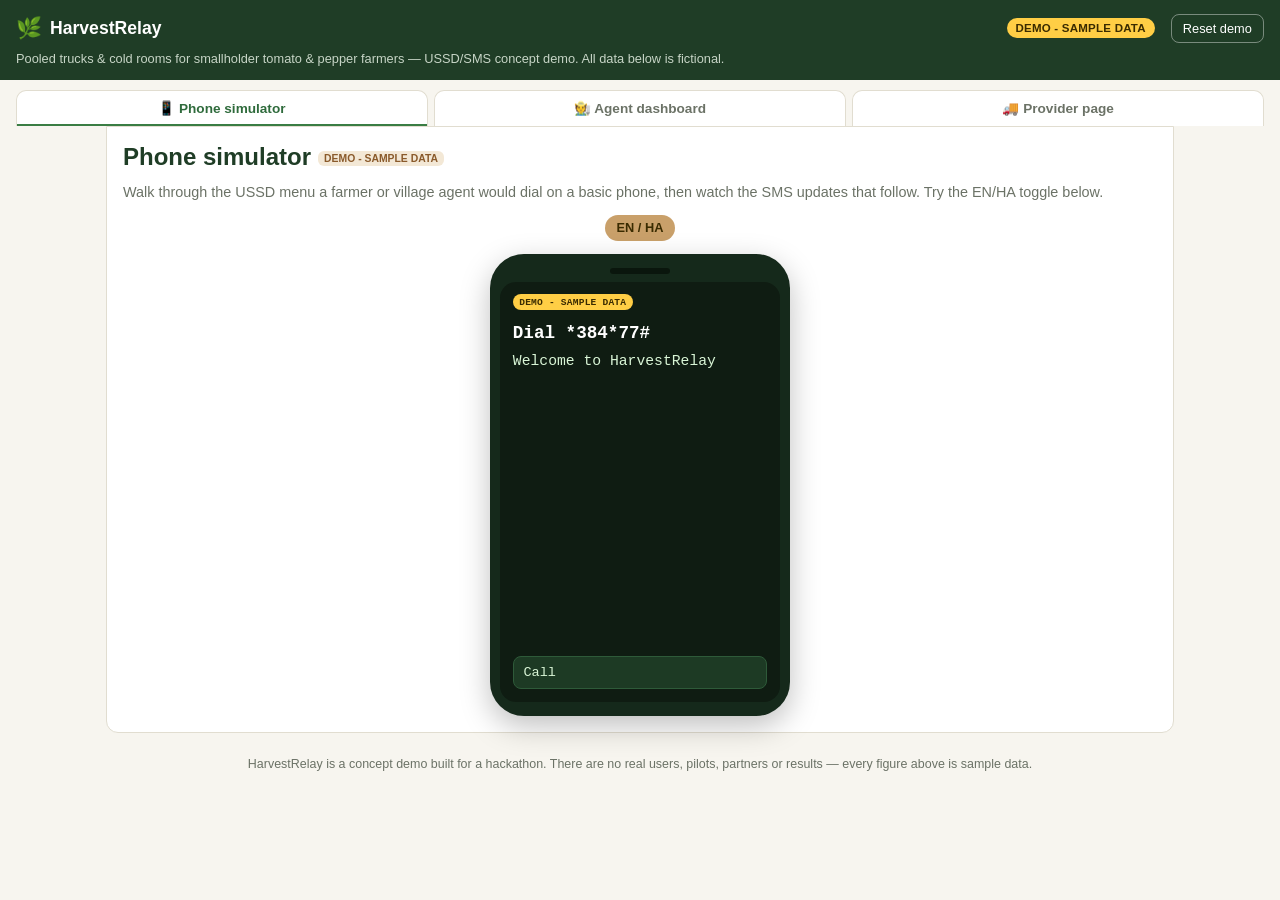
<file: index.html>
<!DOCTYPE html>
<html lang="en">
<head>
<meta charset="UTF-8">
<meta name="viewport" content="width=device-width, initial-scale=1">
<title>HarvestRelay — Clickable Demo</title>
<link rel="stylesheet" href="css/styles.css">
</head>
<body>

<header class="site-header">
  <div class="brand"><span class="brand-leaf">🌿</span> HarvestRelay</div>
  <span class="demo-badge">Demo - sample data</span>
  <button id="reset-demo-btn" class="reset-btn" type="button">Reset demo</button>
  <div class="tagline">Pooled trucks &amp; cold rooms for smallholder tomato &amp; pepper farmers — USSD/SMS concept demo. All data below is fictional.</div>
</header>

<nav class="tab-nav" role="tablist" aria-label="HarvestRelay demo views">
  <button class="tab-btn active" data-view="phone-view" role="tab" aria-selected="true">📱 Phone simulator</button>
  <button class="tab-btn" data-view="agent-view" role="tab" aria-selected="false">🧑‍🌾 Agent dashboard</button>
  <button class="tab-btn" data-view="provider-view" role="tab" aria-selected="false">🚚 Provider page</button>
</nav>

<main>
  <section id="phone-view" class="view">
    <h2>Phone simulator <span class="inline-badge">Demo - sample data</span></h2>
    <p class="view-intro">Walk through the USSD menu a farmer or village agent would dial on a basic phone, then watch the SMS updates that follow. Try the EN/HA toggle below.</p>
    <div class="phone-panel">
      <div class="phone-controls">
        <button id="lang-toggle" type="button">EN / HA</button>
      </div>
      <div class="phone-frame">
        <div class="phone-notch"></div>
        <div id="phone-screen" aria-live="polite"></div>
      </div>
    </div>
  </section>

  <section id="agent-view" class="view" hidden>
    <h2>Agent dashboard <span class="inline-badge">Demo - sample data</span></h2>
    <p class="view-intro">What a village agent or cooperative leader sees: open pools filling up, incoming provider quotes, and a one-tap accept. Joining a pool in the phone simulator updates the matching pool here immediately.</p>
    <div id="agent-root"></div>
  </section>

  <section id="provider-view" class="view" hidden>
    <h2>Provider page <span class="inline-badge">Demo - sample data</span></h2>
    <p class="view-intro">What a truck owner or cold room operator sees: pools ready for a quote, a simple quote form, and the status of their bookings.</p>
    <div id="provider-root"></div>
  </section>
</main>

<footer class="site-footer">
  HarvestRelay is a concept demo built for a hackathon. There are no real users, pilots, partners or results — every figure above is sample data.
</footer>

<script src="js/util.js"></script>
<script src="js/store.js"></script>
<script src="js/i18n.js"></script>
<script src="js/phone.js"></script>
<script src="js/agent.js"></script>
<script src="js/provider.js"></script>
<script src="js/app.js"></script>
</body>
</html>
</file>
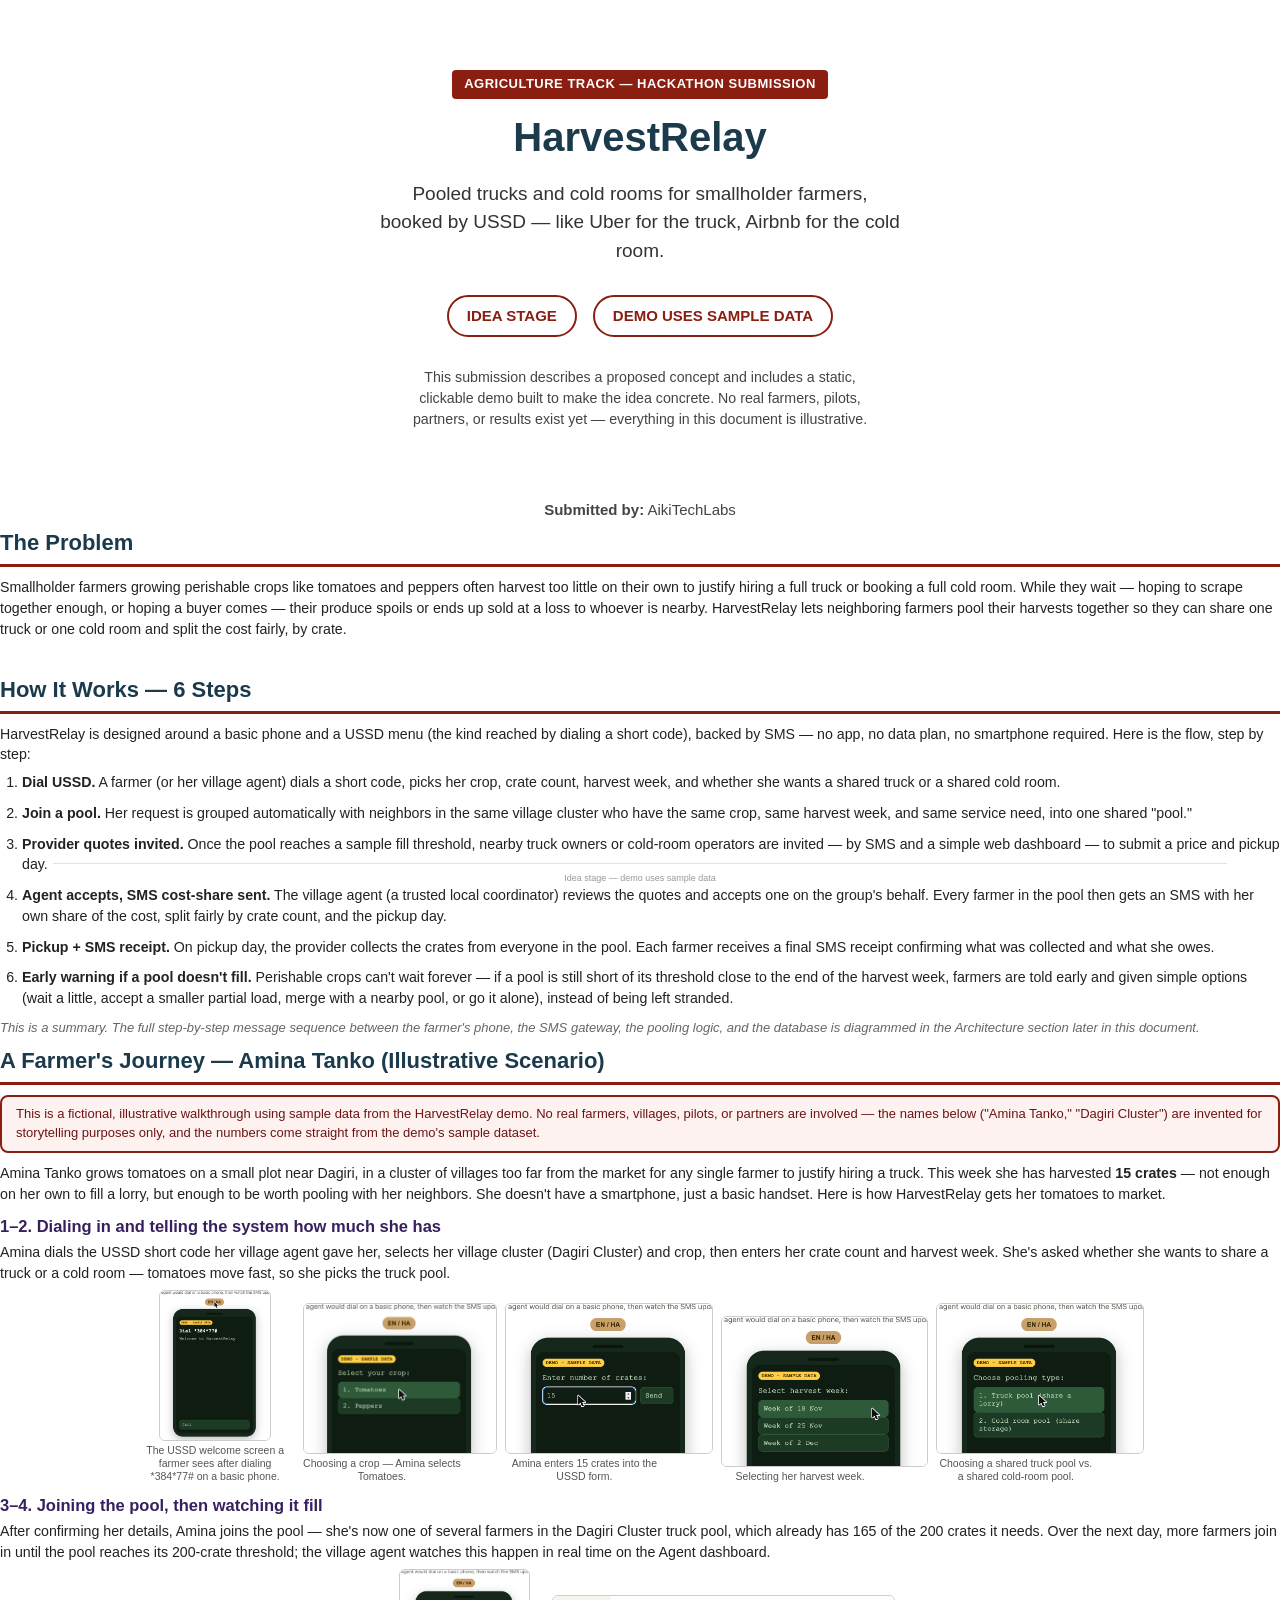
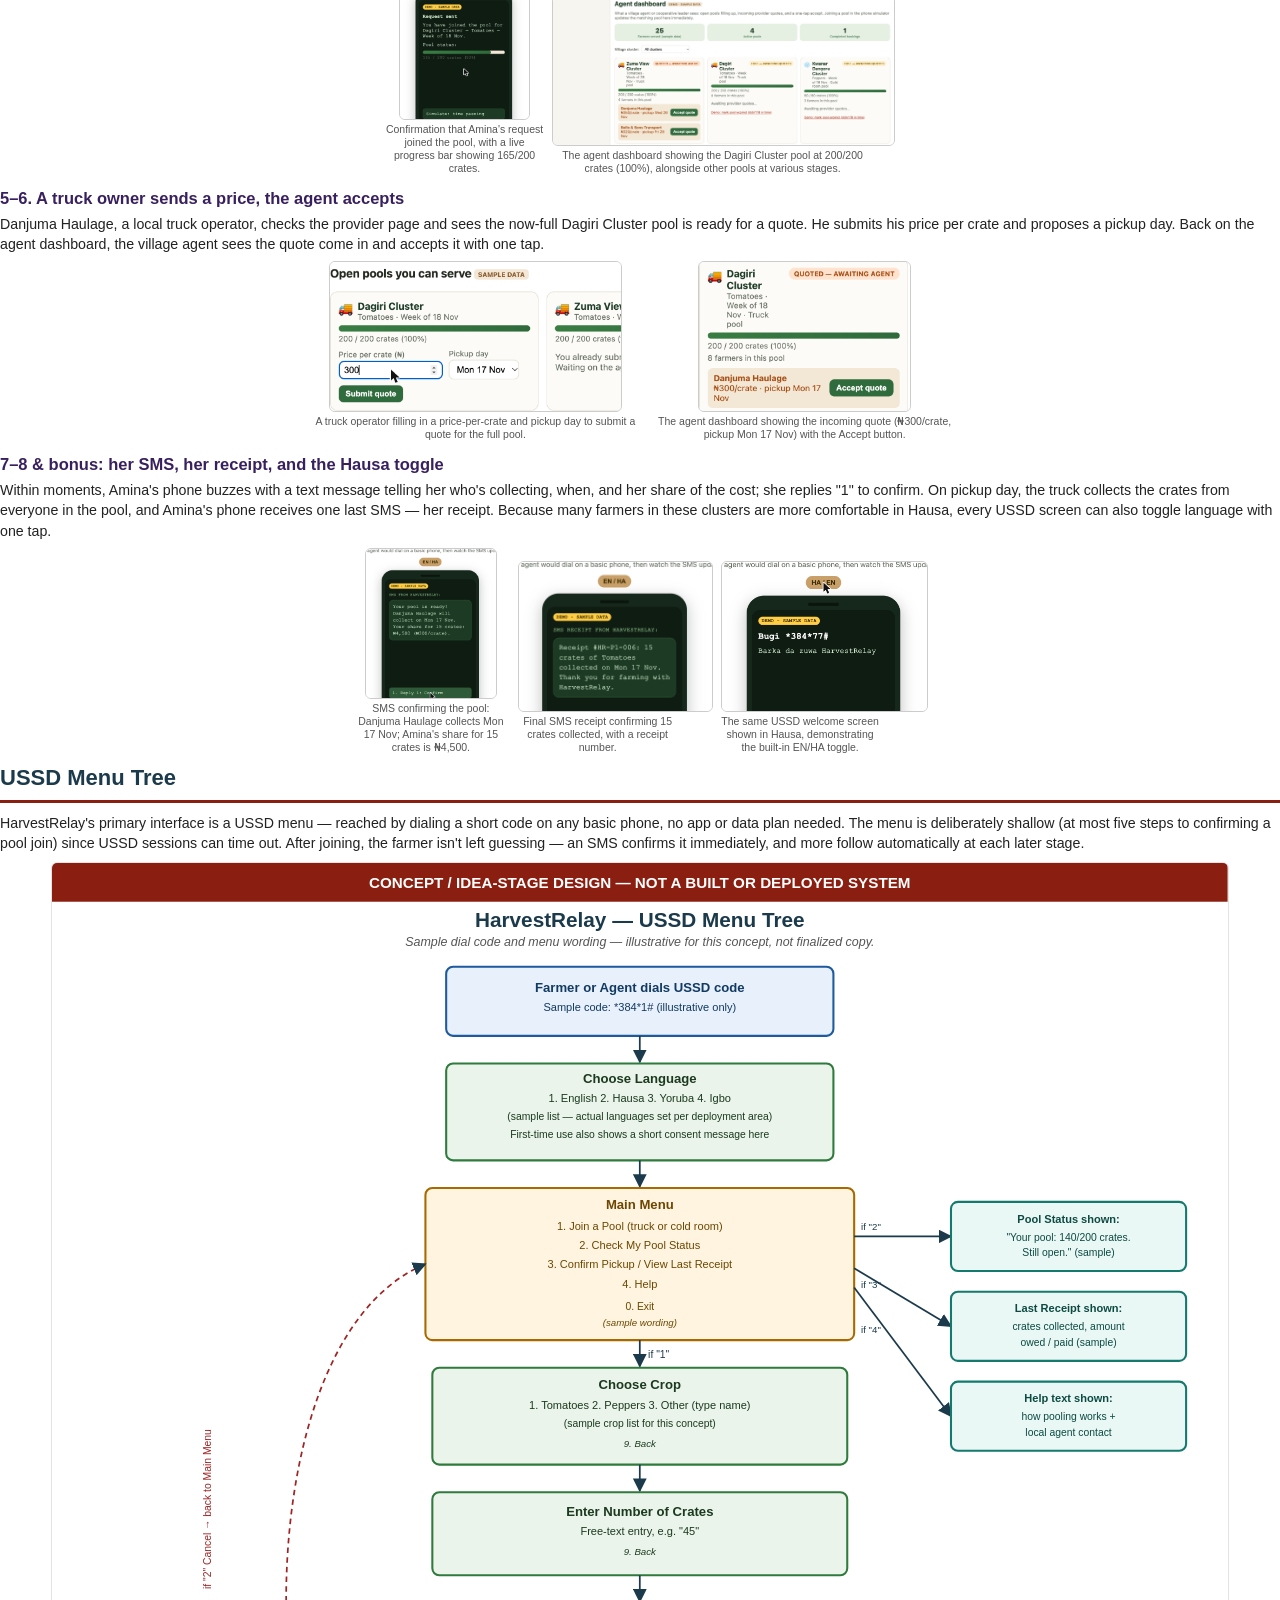
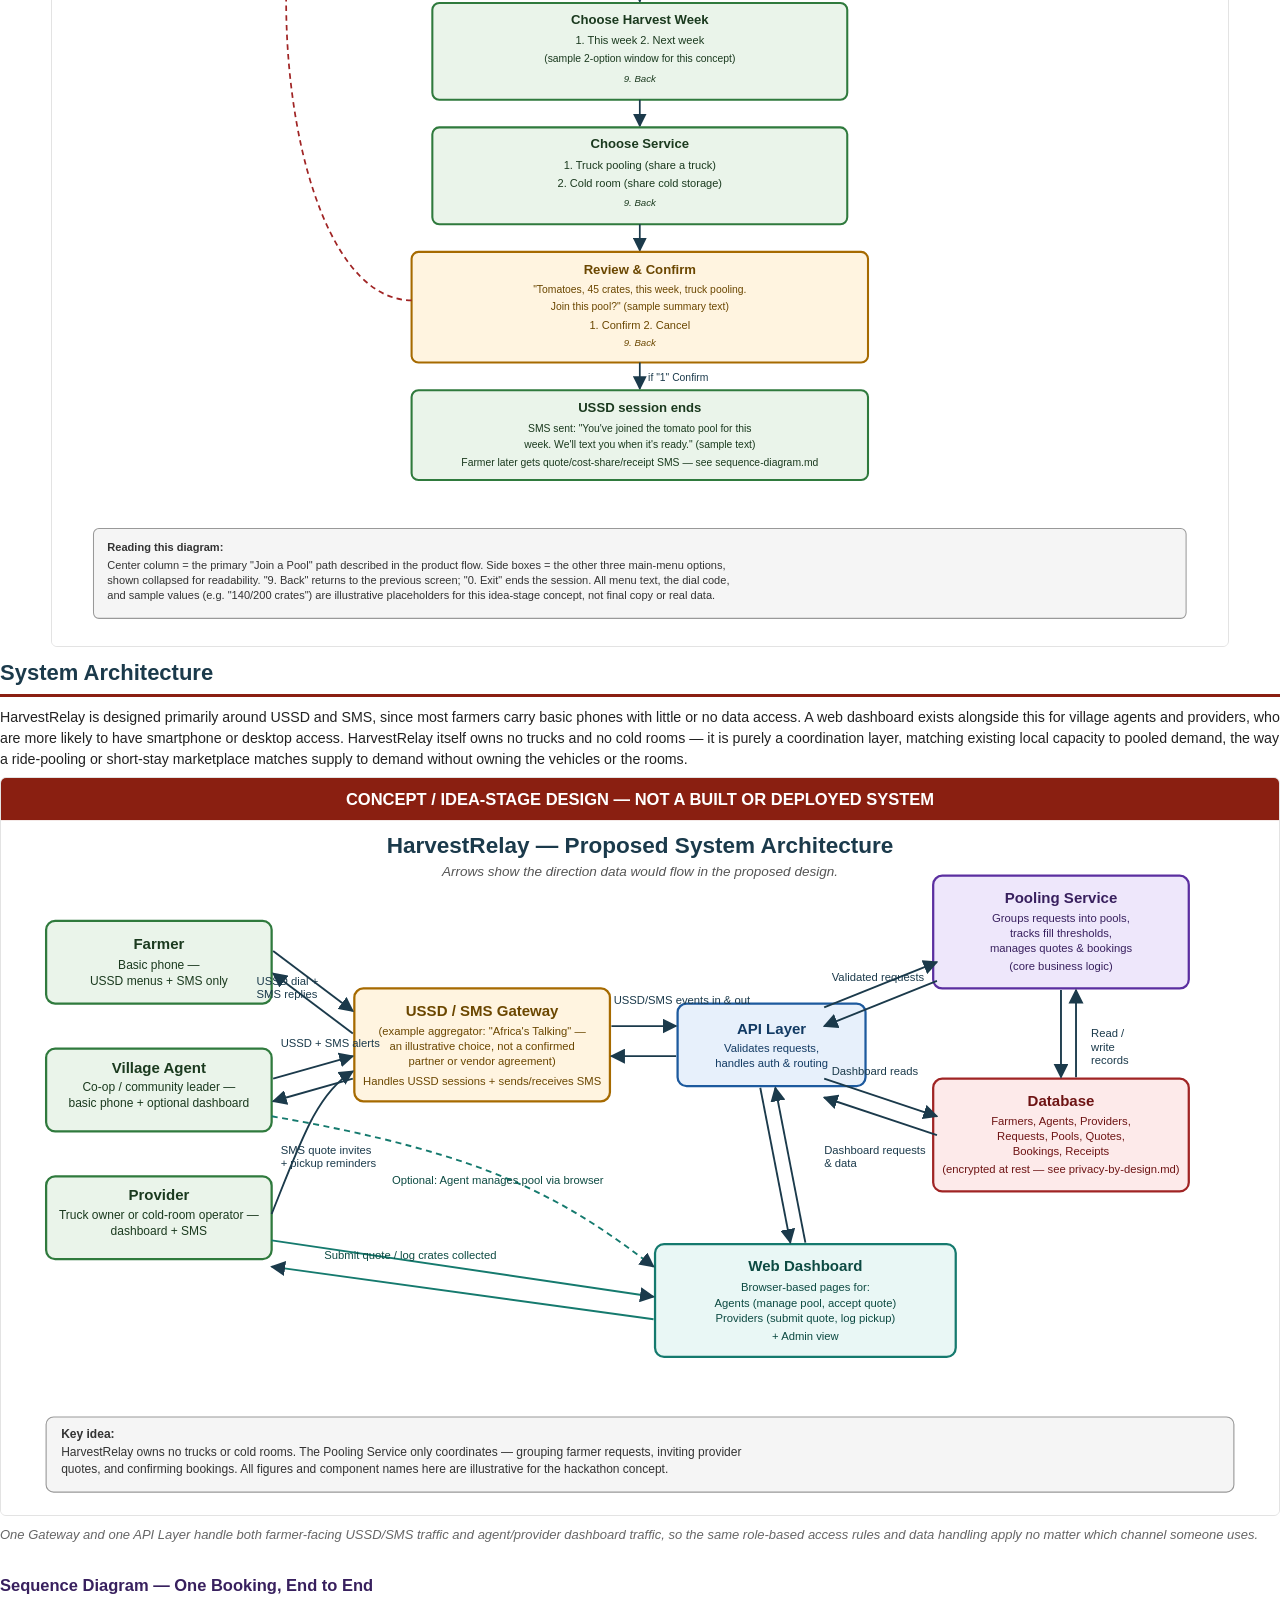
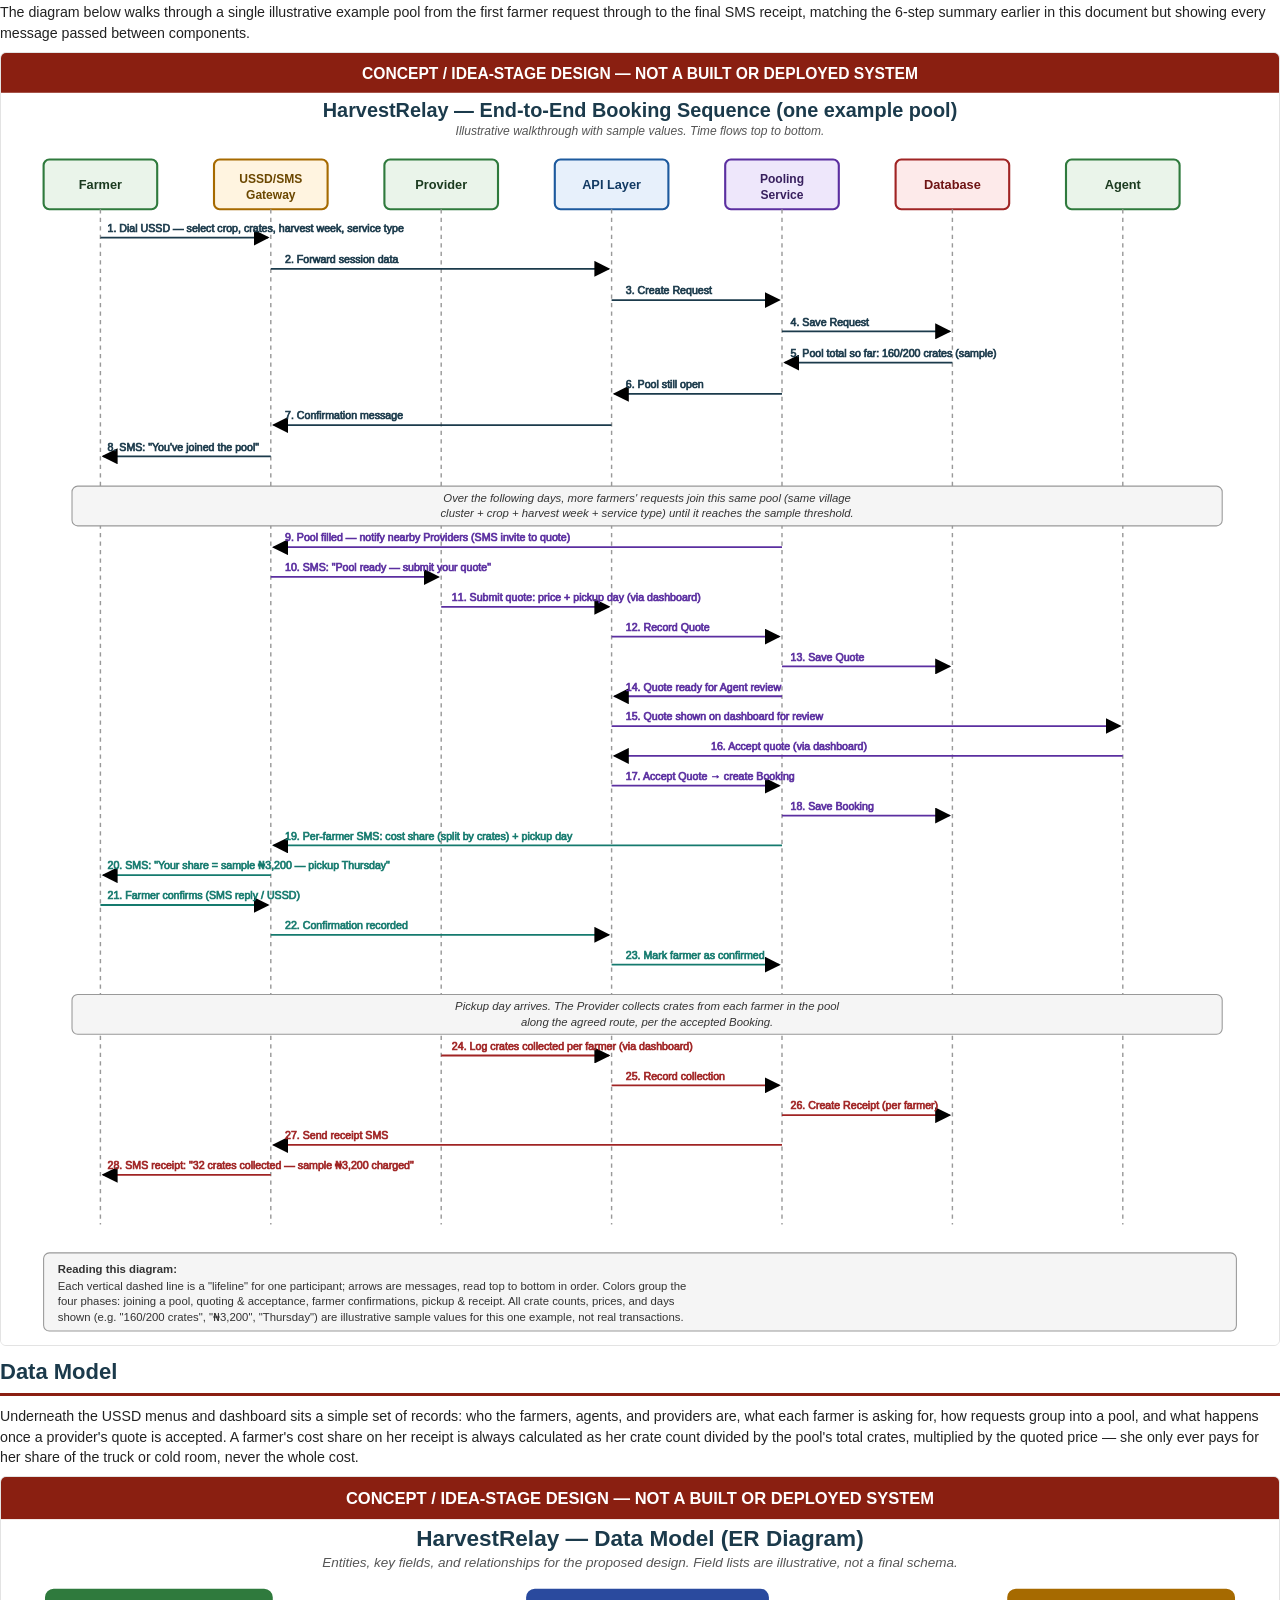
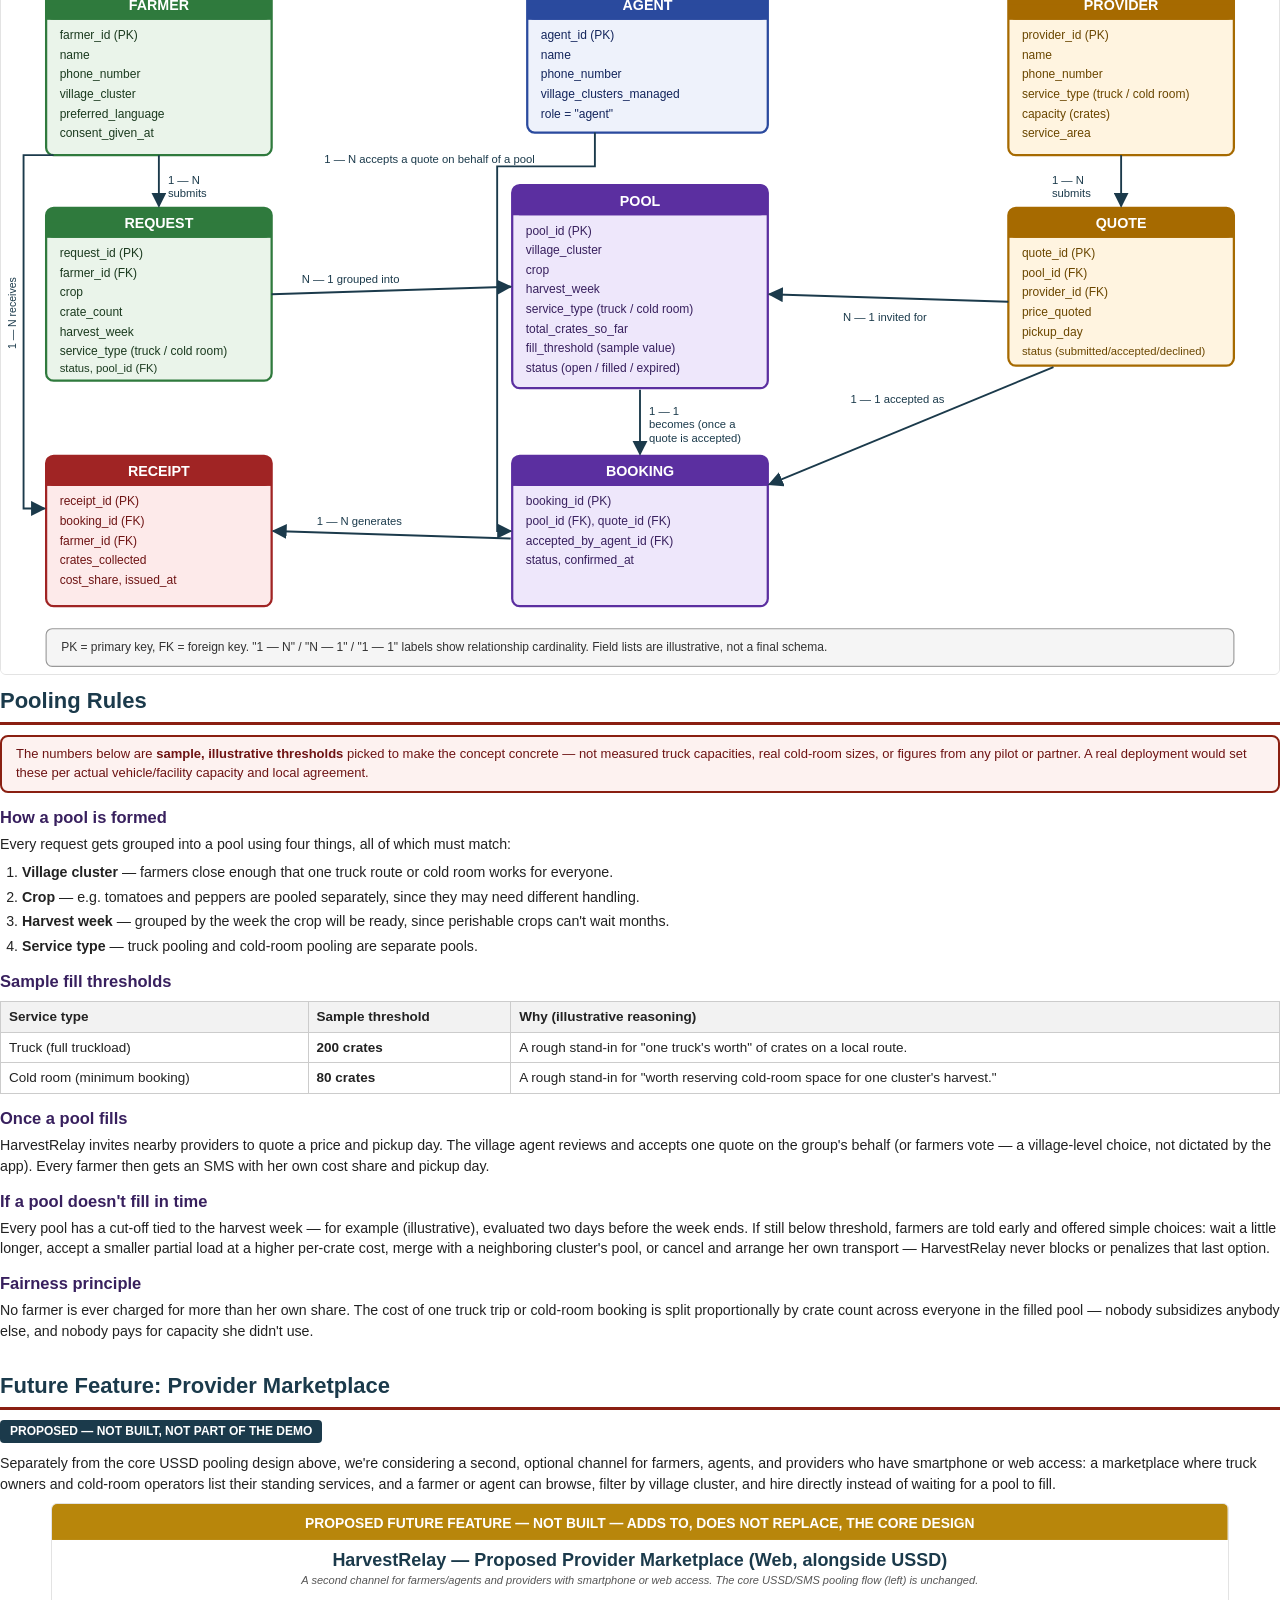
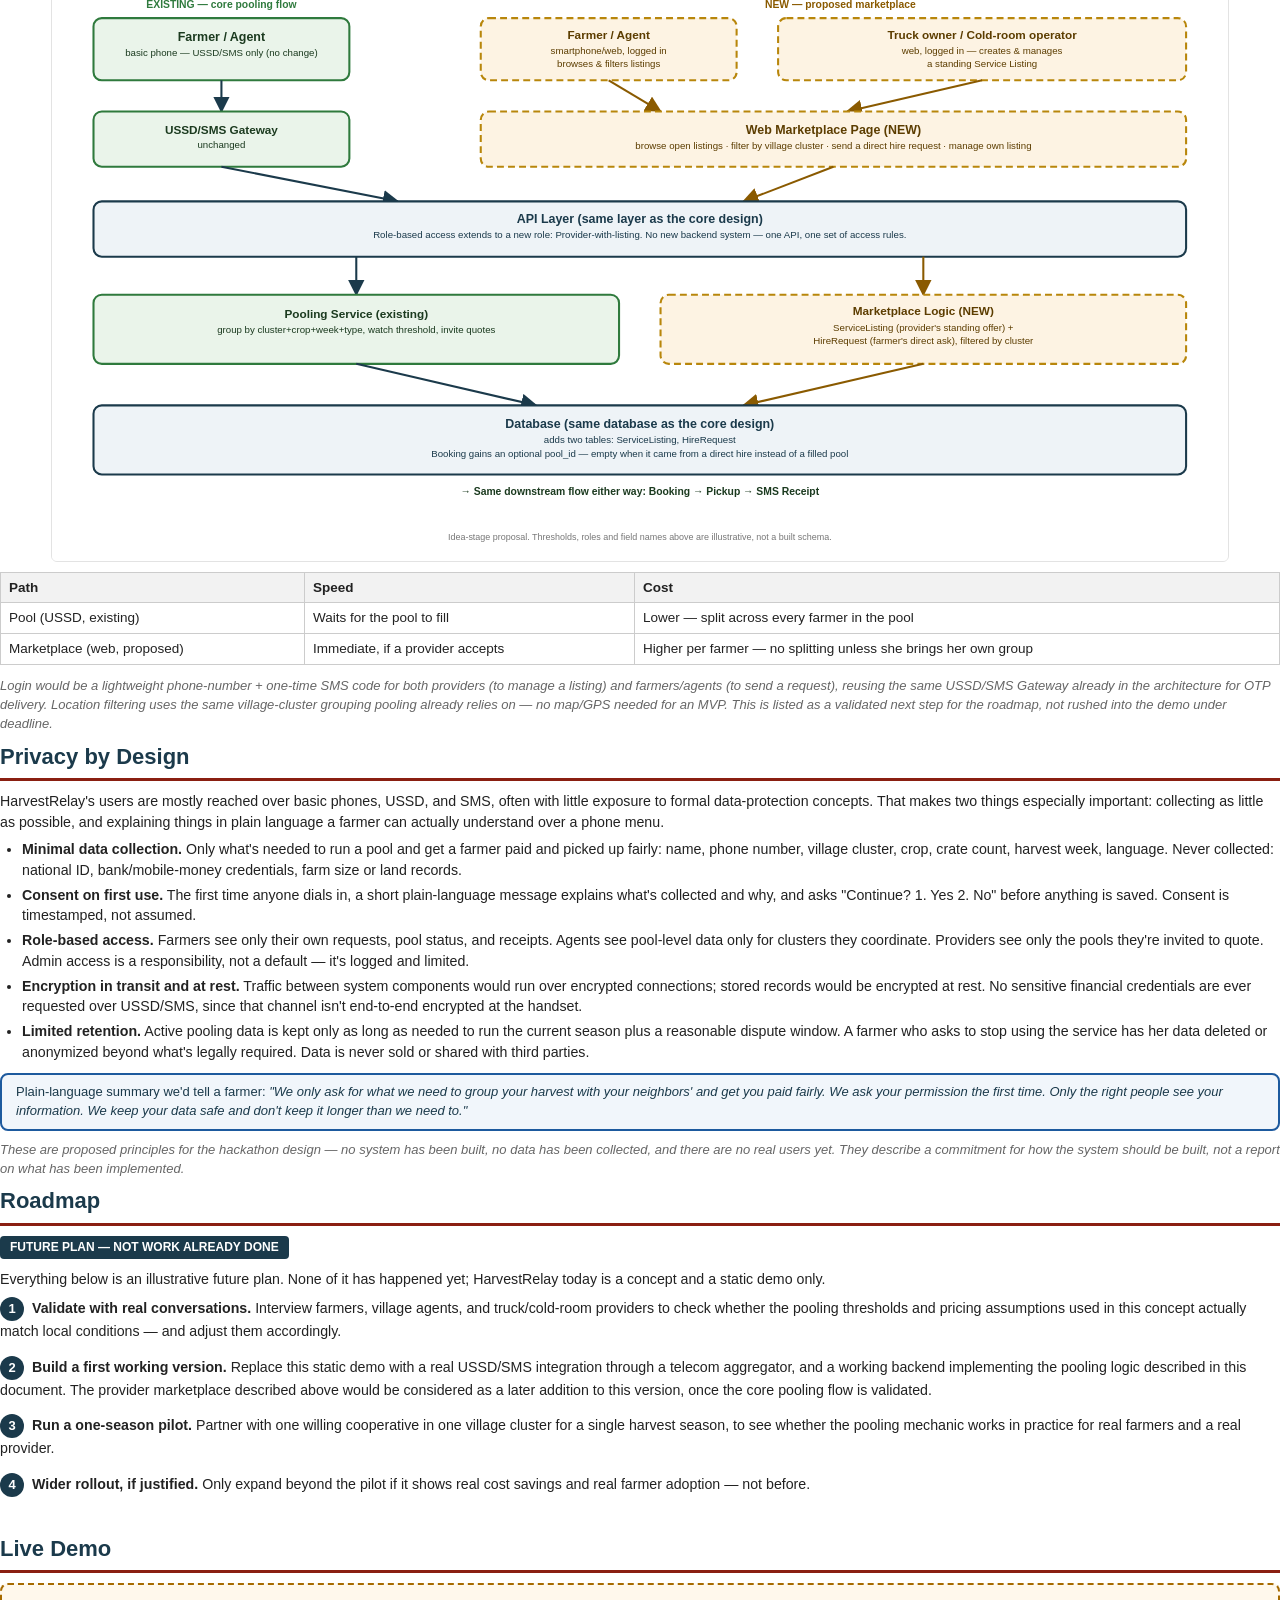
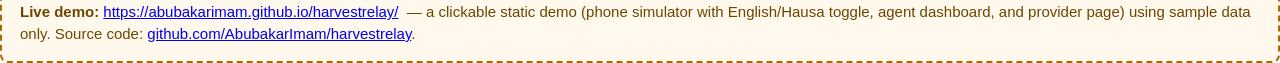
<file: pdf/build.html>
<!DOCTYPE html>
<html lang="en">
<head>
<meta charset="UTF-8">
<title>HarvestRelay — Supporting Evidence</title>
<style>
  @page {
    size: A4;
    margin: 18mm 13mm 18mm 13mm;
  }
  * { box-sizing: border-box; }
  html, body {
    margin: 0;
    padding: 0;
    font-family: "Helvetica Neue", Helvetica, Arial, sans-serif;
    color: #222222;
    font-size: 14.2px;
    line-height: 1.46;
  }
  h1 { font-size: 29px; line-height: 1.22; color: #1b3a4b; margin: 0 0 9px 0; }
  h2 { font-size: 22px; color: #1b3a4b; margin: 0 0 10px 0; border-bottom: 3px solid #8a1f11; padding-bottom: 5px; }
  h3 { font-size: 16.5px; color: #38205e; margin: 12px 0 5px 0; }
  p { margin: 0 0 7px 0; }
  .section {
    page-break-before: always;
  }
  .section:first-child { page-break-before: avoid; }
  .tag {
    display: inline-block;
    background: #8a1f11;
    color: #fff;
    font-weight: bold;
    font-size: 13px;
    letter-spacing: 0.5px;
    padding: 5px 12px;
    border-radius: 4px;
    margin-bottom: 14px;
  }
  .footer-note {
    position: fixed;
    bottom: 4mm;
    left: 14mm;
    right: 14mm;
    font-size: 9px;
    color: #999999;
    text-align: center;
    border-top: 1px solid #e3e3e3;
    padding-top: 2mm;
  }
  table { border-collapse: collapse; width: 100%; margin: 8px 0 12px 0; font-size: 13.5px; page-break-inside: avoid; }
  th, td { border: 1px solid #cccccc; padding: 5px 8px; text-align: left; vertical-align: top; }
  th { background: #f2f2f2; }
  ol, ul { margin: 0 0 9px 0; padding-left: 22px; }
  li { margin-bottom: 4px; }
  .svg-wrap { width: 100%; margin: 8px 0 10px 0; page-break-inside: avoid; }
  .svg-wrap svg { width: 100%; height: auto; display: block; border: 1px solid #e3e3e3; border-radius: 6px; }
  .svg-wrap.compact { width: 92%; margin: 8px auto 10px auto; }
  .caption-note { font-size: 13px; color: #666666; font-style: italic; margin-top: 4px; }
  .cover { text-align: center; padding-top: 70px; }
  .cover h1 { font-size: 40px; margin-bottom: 18px; }
  .cover .oneliner { font-size: 19px; color: #333; max-width: 520px; margin: 0 auto 28px auto; line-height: 1.5; }
  .cover .badge-row { margin: 30px 0; }
  .cover .pill {
    display: inline-block;
    border: 2px solid #8a1f11;
    color: #8a1f11;
    font-weight: bold;
    font-size: 15px;
    padding: 8px 18px;
    border-radius: 30px;
    margin: 0 6px;
  }
  .cover .meta { margin-top: 70px; font-size: 15px; color: #444; }
  .cover .meta div { margin: 6px 0; }
  .disclaimer-box {
    border: 2px solid #8a1f11;
    background: #fdf2f0;
    border-radius: 8px;
    padding: 8px 14px;
    font-size: 13px;
    color: #6e1414;
    margin: 10px 0;
  }
  .journey-block { page-break-inside: avoid; margin-bottom: 8px; }
  .journey-block h3 { margin: 10px 0 4px 0; }
  .journey-block p { margin: 0 0 6px 0; }
  .shots-row { display: flex; gap: 8px; justify-content: center; align-items: flex-end; flex-wrap: wrap; margin: 6px 0 2px 0; }
  .shot {
    text-align: center;
  }
  .shot img {
    max-width: 100%;
    display: block;
    margin: 0 auto;
    border: 1px solid #ccc;
    border-radius: 6px;
  }
  .shot .cap { font-size: 10.5px; color: #555; margin-top: 3px; max-width: 54mm; line-height: 1.25; }
  .shot.narrow img { max-height: 40mm; }
  .shot.narrow .cap { max-width: 42mm; }
  .shot.wide img { max-height: 40mm; }
  .shot.wide .cap { max-width: 85mm; }
  .step-list li { margin-bottom: 10px; }
  .roadmap-item { margin-bottom: 14px; }
  .roadmap-item .num {
    display: inline-block;
    background: #1b3a4b;
    color: #fff;
    border-radius: 50%;
    width: 24px;
    height: 24px;
    text-align: center;
    line-height: 24px;
    font-size: 13px;
    font-weight: bold;
    margin-right: 8px;
  }
  .demo-box {
    border: 2px dashed #a66a00;
    background: #fff8ec;
    border-radius: 8px;
    padding: 16px 18px;
    font-size: 15px;
    color: #6b4700;
  }
  .future-tag {
    display: inline-block;
    background: #1b3a4b;
    color: #fff;
    font-size: 12px;
    font-weight: bold;
    padding: 3px 10px;
    border-radius: 4px;
    margin-bottom: 10px;
  }
</style>
</head>
<body>

<div class="footer-note">Idea stage — demo uses sample data</div>

<!-- ============================================================ -->
<!-- A. COVER PAGE -->
<!-- ============================================================ -->
<section class="section cover">
  <div class="tag">AGRICULTURE TRACK — HACKATHON SUBMISSION</div>
  <h1>HarvestRelay</h1>
  <p class="oneliner">
    Pooled trucks and cold rooms for smallholder farmers, booked by USSD —
    like Uber for the truck, Airbnb for the cold room.
  </p>
  <div class="badge-row">
    <span class="pill">IDEA STAGE</span>
    <span class="pill">DEMO USES SAMPLE DATA</span>
  </div>
  <p style="max-width:480px; margin:0 auto; color:#444;">
    This submission describes a proposed concept and includes a static,
    clickable demo built to make the idea concrete. No real farmers,
    pilots, partners, or results exist yet — everything in this document
    is illustrative.
  </p>
  <div class="meta">
    <div><strong>Submitted by:</strong> AikiTechLabs</div>
  </div>
</section>

<!-- ============================================================ -->
<!-- B + C. THE PROBLEM + HOW IT WORKS -->
<!-- ============================================================ -->
<section class="section">
  <h2>The Problem</h2>
  <p>
    Smallholder farmers growing perishable crops like tomatoes and peppers
    often harvest too little on their own to justify hiring a full truck
    or booking a full cold room. While they wait — hoping to scrape
    together enough, or hoping a buyer comes — their produce spoils or
    ends up sold at a loss to whoever is nearby. HarvestRelay lets
    neighboring farmers pool their harvests together so they can share
    one truck or one cold room and split the cost fairly, by crate.
  </p>

  <h2 style="margin-top:34px;">How It Works — 6 Steps</h2>
  <p>
    HarvestRelay is designed around a basic phone and a USSD menu (the
    kind reached by dialing a short code), backed by SMS — no app, no
    data plan, no smartphone required. Here is the flow, step by step:
  </p>
  <ol class="step-list">
    <li><strong>Dial USSD.</strong> A farmer (or her village agent) dials a short code, picks her crop, crate count, harvest week, and whether she wants a shared truck or a shared cold room.</li>
    <li><strong>Join a pool.</strong> Her request is grouped automatically with neighbors in the same village cluster who have the same crop, same harvest week, and same service need, into one shared "pool."</li>
    <li><strong>Provider quotes invited.</strong> Once the pool reaches a sample fill threshold, nearby truck owners or cold-room operators are invited — by SMS and a simple web dashboard — to submit a price and pickup day.</li>
    <li><strong>Agent accepts, SMS cost-share sent.</strong> The village agent (a trusted local coordinator) reviews the quotes and accepts one on the group's behalf. Every farmer in the pool then gets an SMS with her own share of the cost, split fairly by crate count, and the pickup day.</li>
    <li><strong>Pickup + SMS receipt.</strong> On pickup day, the provider collects the crates from everyone in the pool. Each farmer receives a final SMS receipt confirming what was collected and what she owes.</li>
    <li><strong>Early warning if a pool doesn't fill.</strong> Perishable crops can't wait forever — if a pool is still short of its threshold close to the end of the harvest week, farmers are told early and given simple options (wait a little, accept a smaller partial load, merge with a nearby pool, or go it alone), instead of being left stranded.</li>
  </ol>
  <p class="caption-note">
    This is a summary. The full step-by-step message sequence between the
    farmer's phone, the SMS gateway, the pooling logic, and the database
    is diagrammed in the Architecture section later in this document.
  </p>
</section>

<!-- ============================================================ -->
<!-- D. USER JOURNEY WITH SCREENSHOTS -->
<!-- ============================================================ -->
<section class="section">
  <h2>A Farmer's Journey — Amina Tanko (Illustrative Scenario)</h2>
  <div class="disclaimer-box">
    This is a fictional, illustrative walkthrough using sample data from
    the HarvestRelay demo. No real farmers, villages, pilots, or partners
    are involved — the names below ("Amina Tanko," "Dagiri Cluster") are
    invented for storytelling purposes only, and the numbers come
    straight from the demo's sample dataset.
  </div>
  <p style="margin-bottom:6px;">
    Amina Tanko grows tomatoes on a small plot near Dagiri, in a cluster
    of villages too far from the market for any single farmer to justify
    hiring a truck. This week she has harvested <strong>15 crates</strong>
    — not enough on her own to fill a lorry, but enough to be worth
    pooling with her neighbors. She doesn't have a smartphone, just a
    basic handset. Here is how HarvestRelay gets her tomatoes to market.
  </p>

  <div class="journey-block">
    <h3>1–2. Dialing in and telling the system how much she has</h3>
    <p>Amina dials the USSD short code her village agent gave her, selects her village cluster (Dagiri Cluster) and crop, then enters her crate count and harvest week. She's asked whether she wants to share a truck or a cold room — tomatoes move fast, so she picks the truck pool.</p>
    <div class="shots-row">
      <div class="shot narrow">
        <img src="../screenshots/01-ussd-dial.png" alt="USSD welcome screen">
        <div class="cap">The USSD welcome screen a farmer sees after dialing *384*77# on a basic phone.</div>
      </div>
      <div class="shot narrow">
        <img src="../screenshots/02-ussd-crop-select.png" alt="Crop selection screen">
        <div class="cap">Choosing a crop — Amina selects Tomatoes.</div>
      </div>
      <div class="shot narrow">
        <img src="../screenshots/03-ussd-crates-entry.png" alt="Crate entry screen">
        <div class="cap">Amina enters 15 crates into the USSD form.</div>
      </div>
      <div class="shot narrow">
        <img src="../screenshots/04-ussd-week-select.png" alt="Harvest week selection screen">
        <div class="cap">Selecting her harvest week.</div>
      </div>
      <div class="shot narrow">
        <img src="../screenshots/05-ussd-service-choice.png" alt="Truck vs cold room choice screen">
        <div class="cap">Choosing a shared truck pool vs. a shared cold-room pool.</div>
      </div>
    </div>
  </div>

  <div class="journey-block">
    <h3>3–4. Joining the pool, then watching it fill</h3>
    <p>After confirming her details, Amina joins the pool — she's now one of several farmers in the Dagiri Cluster truck pool, which already has 165 of the 200 crates it needs. Over the next day, more farmers join in until the pool reaches its 200-crate threshold; the village agent watches this happen in real time on the Agent dashboard.</p>
    <div class="shots-row">
      <div class="shot narrow">
        <img src="../screenshots/06-ussd-pool-joined.png" alt="Pool joined confirmation screen">
        <div class="cap">Confirmation that Amina's request joined the pool, with a live progress bar showing 165/200 crates.</div>
      </div>
      <div class="shot wide">
        <img src="../screenshots/07-agent-dashboard-pools.png" alt="Agent dashboard showing pools">
        <div class="cap">The agent dashboard showing the Dagiri Cluster pool at 200/200 crates (100%), alongside other pools at various stages.</div>
      </div>
    </div>
  </div>

  <div class="journey-block">
    <h3>5–6. A truck owner sends a price, the agent accepts</h3>
    <p>Danjuma Haulage, a local truck operator, checks the provider page and sees the now-full Dagiri Cluster pool is ready for a quote. He submits his price per crate and proposes a pickup day. Back on the agent dashboard, the village agent sees the quote come in and accepts it with one tap.</p>
    <div class="shots-row">
      <div class="shot wide">
        <img src="../screenshots/08-provider-quote.png" alt="Provider quote submission screen">
        <div class="cap">A truck operator filling in a price-per-crate and pickup day to submit a quote for the full pool.</div>
      </div>
      <div class="shot wide">
        <img src="../screenshots/09-agent-accept-quote.png" alt="Agent accepting a quote">
        <div class="cap">The agent dashboard showing the incoming quote (₦300/crate, pickup Mon 17 Nov) with the Accept button.</div>
      </div>
    </div>
  </div>

  <div class="journey-block">
    <h3>7–8 &amp; bonus: her SMS, her receipt, and the Hausa toggle</h3>
    <p>Within moments, Amina's phone buzzes with a text message telling her who's collecting, when, and her share of the cost; she replies "1" to confirm. On pickup day, the truck collects the crates from everyone in the pool, and Amina's phone receives one last SMS — her receipt. Because many farmers in these clusters are more comfortable in Hausa, every USSD screen can also toggle language with one tap.</p>
    <div class="shots-row">
      <div class="shot narrow">
        <img src="../screenshots/10-sms-cost-share.png" alt="SMS with cost share">
        <div class="cap">SMS confirming the pool: Danjuma Haulage collects Mon 17 Nov; Amina's share for 15 crates is ₦4,500.</div>
      </div>
      <div class="shot narrow">
        <img src="../screenshots/11-sms-receipt.png" alt="SMS receipt">
        <div class="cap">Final SMS receipt confirming 15 crates collected, with a receipt number.</div>
      </div>
      <div class="shot narrow">
        <img src="../screenshots/12-ussd-hausa-toggle.png" alt="Hausa language toggle">
        <div class="cap">The same USSD welcome screen shown in Hausa, demonstrating the built-in EN/HA toggle.</div>
      </div>
    </div>
  </div>
</section>

<!-- ============================================================ -->
<!-- E. USSD MENU TREE -->
<!-- ============================================================ -->
<section class="section">
  <h2>USSD Menu Tree</h2>
  <p>
    HarvestRelay's primary interface is a USSD menu — reached by dialing
    a short code on any basic phone, no app or data plan needed. The menu
    is deliberately shallow (at most five steps to confirming a pool
    join) since USSD sessions can time out. After joining, the farmer
    isn't left guessing — an SMS confirms it immediately, and more follow
    automatically at each later stage.
  </p>
  <div class="svg-wrap compact">
<svg xmlns="http://www.w3.org/2000/svg" viewBox="0 0 1700 2000" font-family="Helvetica, Arial, sans-serif">
  <rect x="0" y="0" width="1700" height="2000" fill="#ffffff"/>
  <rect x="0" y="0" width="1700" height="56" fill="#8a1f11"/>
  <text x="850" y="36" text-anchor="middle" font-size="22" font-weight="bold" fill="#ffffff">
    CONCEPT / IDEA-STAGE DESIGN — NOT A BUILT OR DEPLOYED SYSTEM
  </text>
  <text x="850" y="92" text-anchor="middle" font-size="30" font-weight="bold" fill="#1b3a4b">HarvestRelay — USSD Menu Tree</text>
  <text x="850" y="120" text-anchor="middle" font-size="18" font-style="italic" fill="#555555">Sample dial code and menu wording — illustrative for this concept, not finalized copy.</text>
  <defs>
    <marker id="u-arrow" viewBox="0 0 10 10" refX="9" refY="5" markerWidth="8" markerHeight="8" orient="auto-start-reverse">
      <path d="M0,0 L10,5 L0,10 z" fill="#1b3a4b"/>
    </marker>
  </defs>
  <rect x="570" y="150" width="560" height="100" rx="10" fill="#e7f0fb" stroke="#1d5a9e" stroke-width="3"/>
  <text x="850" y="186" text-anchor="middle" font-size="19" font-weight="bold" fill="#123a63">Farmer or Agent dials USSD code</text>
  <text x="850" y="214" text-anchor="middle" font-size="16" fill="#123a63">Sample code: *384*1#  (illustrative only)</text>
  <line x1="850" y1="250" x2="850" y2="288" stroke="#1b3a4b" stroke-width="2.5" marker-end="url(#u-arrow)"/>
  <rect x="570" y="290" width="560" height="140" rx="10" fill="#eaf4ea" stroke="#2f7a3d" stroke-width="3"/>
  <text x="850" y="318" text-anchor="middle" font-size="19" font-weight="bold" fill="#1b3a1f">Choose Language</text>
  <text x="850" y="346" text-anchor="middle" font-size="16" fill="#1b3a1f">1. English   2. Hausa   3. Yoruba   4. Igbo</text>
  <text x="850" y="372" text-anchor="middle" font-size="15" fill="#1b3a1f">(sample list — actual languages set per deployment area)</text>
  <text x="850" y="398" text-anchor="middle" font-size="15" fill="#1b3a1f">First-time use also shows a short consent message here</text>
  <line x1="850" y1="430" x2="850" y2="468" stroke="#1b3a4b" stroke-width="2.5" marker-end="url(#u-arrow)"/>
  <rect x="540" y="470" width="620" height="220" rx="10" fill="#fff4e0" stroke="#a66a00" stroke-width="3"/>
  <text x="850" y="500" text-anchor="middle" font-size="19" font-weight="bold" fill="#6b4700">Main Menu</text>
  <text x="850" y="530" text-anchor="middle" font-size="16" fill="#6b4700">1. Join a Pool (truck or cold room)</text>
  <text x="850" y="558" text-anchor="middle" font-size="16" fill="#6b4700">2. Check My Pool Status</text>
  <text x="850" y="586" text-anchor="middle" font-size="16" fill="#6b4700">3. Confirm Pickup / View Last Receipt</text>
  <text x="850" y="614" text-anchor="middle" font-size="16" fill="#6b4700">4. Help</text>
  <text x="850" y="646" text-anchor="middle" font-size="15" fill="#6b4700">0. Exit</text>
  <text x="850" y="670" text-anchor="middle" font-size="14" fill="#6b4700" font-style="italic">(sample wording)</text>
  <line x1="850" y1="690" x2="850" y2="728" stroke="#1b3a4b" stroke-width="2.5" marker-end="url(#u-arrow)"/>
  <text x="862" y="716" font-size="15" fill="#1b3a4b">if "1"</text>
  <line x1="1160" y1="540" x2="1300" y2="540" stroke="#1b3a4b" stroke-width="2.5" marker-end="url(#u-arrow)"/>
  <text x="1170" y="530" font-size="14" fill="#1b3a4b">if "2"</text>
  <line x1="1160" y1="586" x2="1300" y2="670" stroke="#1b3a4b" stroke-width="2.5" marker-end="url(#u-arrow)"/>
  <text x="1170" y="615" font-size="14" fill="#1b3a4b">if "3"</text>
  <line x1="1160" y1="614" x2="1300" y2="800" stroke="#1b3a4b" stroke-width="2.5" marker-end="url(#u-arrow)"/>
  <text x="1170" y="680" font-size="14" fill="#1b3a4b">if "4"</text>
  <rect x="1300" y="490" width="340" height="100" rx="10" fill="#e9f7f5" stroke="#157a6e" stroke-width="3"/>
  <text x="1470" y="520" text-anchor="middle" font-size="16" font-weight="bold" fill="#0d4a42">Pool Status shown:</text>
  <text x="1470" y="546" text-anchor="middle" font-size="15" fill="#0d4a42">"Your pool: 140/200 crates.</text>
  <text x="1470" y="568" text-anchor="middle" font-size="15" fill="#0d4a42">Still open." (sample)</text>
  <rect x="1300" y="620" width="340" height="100" rx="10" fill="#e9f7f5" stroke="#157a6e" stroke-width="3"/>
  <text x="1470" y="650" text-anchor="middle" font-size="16" font-weight="bold" fill="#0d4a42">Last Receipt shown:</text>
  <text x="1470" y="676" text-anchor="middle" font-size="15" fill="#0d4a42">crates collected, amount</text>
  <text x="1470" y="698" text-anchor="middle" font-size="15" fill="#0d4a42">owed / paid (sample)</text>
  <rect x="1300" y="750" width="340" height="100" rx="10" fill="#e9f7f5" stroke="#157a6e" stroke-width="3"/>
  <text x="1470" y="780" text-anchor="middle" font-size="16" font-weight="bold" fill="#0d4a42">Help text shown:</text>
  <text x="1470" y="806" text-anchor="middle" font-size="15" fill="#0d4a42">how pooling works +</text>
  <text x="1470" y="828" text-anchor="middle" font-size="15" fill="#0d4a42">local agent contact</text>
  <rect x="550" y="730" width="600" height="140" rx="10" fill="#eaf4ea" stroke="#2f7a3d" stroke-width="3"/>
  <text x="850" y="760" text-anchor="middle" font-size="19" font-weight="bold" fill="#1b3a1f">Choose Crop</text>
  <text x="850" y="790" text-anchor="middle" font-size="16" fill="#1b3a1f">1. Tomatoes   2. Peppers   3. Other (type name)</text>
  <text x="850" y="816" text-anchor="middle" font-size="15" fill="#1b3a1f">(sample crop list for this concept)</text>
  <text x="850" y="844" text-anchor="middle" font-size="14" fill="#1b3a1f" font-style="italic">9. Back</text>
  <line x1="850" y1="870" x2="850" y2="908" stroke="#1b3a4b" stroke-width="2.5" marker-end="url(#u-arrow)"/>
  <rect x="550" y="910" width="600" height="120" rx="10" fill="#eaf4ea" stroke="#2f7a3d" stroke-width="3"/>
  <text x="850" y="944" text-anchor="middle" font-size="19" font-weight="bold" fill="#1b3a1f">Enter Number of Crates</text>
  <text x="850" y="972" text-anchor="middle" font-size="16" fill="#1b3a1f">Free-text entry, e.g. "45"</text>
  <text x="850" y="1000" text-anchor="middle" font-size="14" fill="#1b3a1f" font-style="italic">9. Back</text>
  <line x1="850" y1="1030" x2="850" y2="1068" stroke="#1b3a4b" stroke-width="2.5" marker-end="url(#u-arrow)"/>
  <rect x="550" y="1070" width="600" height="140" rx="10" fill="#eaf4ea" stroke="#2f7a3d" stroke-width="3"/>
  <text x="850" y="1100" text-anchor="middle" font-size="19" font-weight="bold" fill="#1b3a1f">Choose Harvest Week</text>
  <text x="850" y="1130" text-anchor="middle" font-size="16" fill="#1b3a1f">1. This week   2. Next week</text>
  <text x="850" y="1156" text-anchor="middle" font-size="15" fill="#1b3a1f">(sample 2-option window for this concept)</text>
  <text x="850" y="1184" text-anchor="middle" font-size="14" fill="#1b3a1f" font-style="italic">9. Back</text>
  <line x1="850" y1="1210" x2="850" y2="1248" stroke="#1b3a4b" stroke-width="2.5" marker-end="url(#u-arrow)"/>
  <rect x="550" y="1250" width="600" height="140" rx="10" fill="#eaf4ea" stroke="#2f7a3d" stroke-width="3"/>
  <text x="850" y="1280" text-anchor="middle" font-size="19" font-weight="bold" fill="#1b3a1f">Choose Service</text>
  <text x="850" y="1310" text-anchor="middle" font-size="16" fill="#1b3a1f">1. Truck pooling (share a truck)</text>
  <text x="850" y="1336" text-anchor="middle" font-size="16" fill="#1b3a1f">2. Cold room (share cold storage)</text>
  <text x="850" y="1364" text-anchor="middle" font-size="14" fill="#1b3a1f" font-style="italic">9. Back</text>
  <line x1="850" y1="1390" x2="850" y2="1428" stroke="#1b3a4b" stroke-width="2.5" marker-end="url(#u-arrow)"/>
  <rect x="520" y="1430" width="660" height="160" rx="10" fill="#fff4e0" stroke="#a66a00" stroke-width="3"/>
  <text x="850" y="1462" text-anchor="middle" font-size="19" font-weight="bold" fill="#6b4700">Review &amp; Confirm</text>
  <text x="850" y="1490" text-anchor="middle" font-size="15" fill="#6b4700">"Tomatoes, 45 crates, this week, truck pooling.</text>
  <text x="850" y="1514" text-anchor="middle" font-size="15" fill="#6b4700">Join this pool?" (sample summary text)</text>
  <text x="850" y="1542" text-anchor="middle" font-size="16" fill="#6b4700">1. Confirm   2. Cancel</text>
  <text x="850" y="1566" text-anchor="middle" font-size="14" fill="#6b4700" font-style="italic">9. Back</text>
  <line x1="850" y1="1590" x2="850" y2="1628" stroke="#1b3a4b" stroke-width="2.5" marker-end="url(#u-arrow)"/>
  <text x="862" y="1616" font-size="15" fill="#1b3a4b">if "1" Confirm</text>
  <path d="M 520 1500 C 300 1500, 250 700, 540 580" fill="none" stroke="#a02424" stroke-width="2.5" stroke-dasharray="8,6" marker-end="url(#u-arrow)"/>
  <text x="230" y="1050" font-size="15" fill="#a02424" transform="rotate(-90 230 1050)">if "2" Cancel → back to Main Menu</text>
  <rect x="520" y="1630" width="660" height="130" rx="10" fill="#eaf4ea" stroke="#2f7a3d" stroke-width="3"/>
  <text x="850" y="1662" text-anchor="middle" font-size="19" font-weight="bold" fill="#1b3a1f">USSD session ends</text>
  <text x="850" y="1690" text-anchor="middle" font-size="15" fill="#1b3a1f">SMS sent: "You've joined the tomato pool for this</text>
  <text x="850" y="1714" text-anchor="middle" font-size="15" fill="#1b3a1f">week. We'll text you when it's ready." (sample text)</text>
  <text x="850" y="1740" text-anchor="middle" font-size="15" fill="#1b3a1f">Farmer later gets quote/cost-share/receipt SMS — see sequence-diagram.md</text>
  <rect x="60" y="1830" width="1580" height="130" rx="8" fill="#f5f5f5" stroke="#999999" stroke-width="1.5"/>
  <text x="80" y="1862" font-size="16" font-weight="bold" fill="#333333">Reading this diagram:</text>
  <text x="80" y="1888" font-size="16" fill="#333333">Center column = the primary "Join a Pool" path described in the product flow. Side boxes = the other three main-menu options,</text>
  <text x="80" y="1910" font-size="16" fill="#333333">shown collapsed for readability. "9. Back" returns to the previous screen; "0. Exit" ends the session. All menu text, the dial code,</text>
  <text x="80" y="1932" font-size="16" fill="#333333">and sample values (e.g. "140/200 crates") are illustrative placeholders for this idea-stage concept, not final copy or real data.</text>
</svg>
  </div>
</section>

<!-- ============================================================ -->
<!-- F. ARCHITECTURE -->
<!-- ============================================================ -->
<section class="section">
  <h2>System Architecture</h2>
  <p>
    HarvestRelay is designed primarily around USSD and SMS, since most
    farmers carry basic phones with little or no data access. A web
    dashboard exists alongside this for village agents and providers, who
    are more likely to have smartphone or desktop access. HarvestRelay
    itself owns no trucks and no cold rooms — it is purely a coordination
    layer, matching existing local capacity to pooled demand, the way a
    ride-pooling or short-stay marketplace matches supply to demand
    without owning the vehicles or the rooms.
  </p>
  <div class="svg-wrap">
<svg xmlns="http://www.w3.org/2000/svg" viewBox="0 0 1700 980" font-family="Helvetica, Arial, sans-serif">
  <rect x="0" y="0" width="1700" height="980" fill="#ffffff"/>
  <rect x="0" y="0" width="1700" height="56" fill="#8a1f11"/>
  <text x="850" y="36" text-anchor="middle" font-size="22" font-weight="bold" fill="#ffffff">
    CONCEPT / IDEA-STAGE DESIGN — NOT A BUILT OR DEPLOYED SYSTEM
  </text>
  <text x="850" y="100" text-anchor="middle" font-size="30" font-weight="bold" fill="#1b3a4b">
    HarvestRelay — Proposed System Architecture
  </text>
  <text x="850" y="130" text-anchor="middle" font-size="18" font-style="italic" fill="#555555">
    Arrows show the direction data would flow in the proposed design.
  </text>
  <defs>
    <marker id="arrowFwd" viewBox="0 0 10 10" refX="9" refY="5" markerWidth="8" markerHeight="8" orient="auto-start-reverse">
      <path d="M0,0 L10,5 L0,10 z" fill="#1b3a4b"/>
    </marker>
  </defs>
  <g>
    <rect x="60" y="190" width="300" height="110" rx="12" fill="#eaf4ea" stroke="#2f7a3d" stroke-width="3"/>
    <text x="210" y="228" text-anchor="middle" font-size="20" font-weight="bold" fill="#1b3a1f">Farmer</text>
    <text x="210" y="254" text-anchor="middle" font-size="16" fill="#1b3a1f">Basic phone —</text>
    <text x="210" y="276" text-anchor="middle" font-size="16" fill="#1b3a1f">USSD menus + SMS only</text>
  </g>
  <g>
    <rect x="60" y="360" width="300" height="110" rx="12" fill="#eaf4ea" stroke="#2f7a3d" stroke-width="3"/>
    <text x="210" y="392" text-anchor="middle" font-size="20" font-weight="bold" fill="#1b3a1f">Village Agent</text>
    <text x="210" y="416" text-anchor="middle" font-size="16" fill="#1b3a1f">Co-op / community leader —</text>
    <text x="210" y="438" text-anchor="middle" font-size="16" fill="#1b3a1f">basic phone + optional dashboard</text>
  </g>
  <g>
    <rect x="60" y="530" width="300" height="110" rx="12" fill="#eaf4ea" stroke="#2f7a3d" stroke-width="3"/>
    <text x="210" y="562" text-anchor="middle" font-size="20" font-weight="bold" fill="#1b3a1f">Provider</text>
    <text x="210" y="586" text-anchor="middle" font-size="16" fill="#1b3a1f">Truck owner or cold-room operator —</text>
    <text x="210" y="608" text-anchor="middle" font-size="16" fill="#1b3a1f">dashboard + SMS</text>
  </g>
  <rect x="470" y="280" width="340" height="150" rx="12" fill="#fff4e0" stroke="#a66a00" stroke-width="3"/>
  <text x="640" y="316" text-anchor="middle" font-size="20" font-weight="bold" fill="#6b4700">USSD / SMS Gateway</text>
  <text x="640" y="342" text-anchor="middle" font-size="15" fill="#6b4700">(example aggregator: "Africa's Talking" —</text>
  <text x="640" y="362" text-anchor="middle" font-size="15" fill="#6b4700">an illustrative choice, not a confirmed</text>
  <text x="640" y="382" text-anchor="middle" font-size="15" fill="#6b4700">partner or vendor agreement)</text>
  <text x="640" y="408" text-anchor="middle" font-size="15" fill="#6b4700">Handles USSD sessions + sends/receives SMS</text>
  <rect x="900" y="300" width="250" height="110" rx="12" fill="#e7f0fb" stroke="#1d5a9e" stroke-width="3"/>
  <text x="1025" y="340" text-anchor="middle" font-size="20" font-weight="bold" fill="#123a63">API Layer</text>
  <text x="1025" y="364" text-anchor="middle" font-size="15" fill="#123a63">Validates requests,</text>
  <text x="1025" y="384" text-anchor="middle" font-size="15" fill="#123a63">handles auth &amp; routing</text>
  <rect x="1240" y="130" width="340" height="150" rx="12" fill="#eee7fb" stroke="#5b2fa0" stroke-width="3"/>
  <text x="1410" y="166" text-anchor="middle" font-size="20" font-weight="bold" fill="#38205e">Pooling Service</text>
  <text x="1410" y="192" text-anchor="middle" font-size="15" fill="#38205e">Groups requests into pools,</text>
  <text x="1410" y="212" text-anchor="middle" font-size="15" fill="#38205e">tracks fill thresholds,</text>
  <text x="1410" y="232" text-anchor="middle" font-size="15" fill="#38205e">manages quotes &amp; bookings</text>
  <text x="1410" y="256" text-anchor="middle" font-size="15" fill="#38205e">(core business logic)</text>
  <rect x="1240" y="400" width="340" height="150" rx="12" fill="#fdeaea" stroke="#a02424" stroke-width="3"/>
  <text x="1410" y="436" text-anchor="middle" font-size="20" font-weight="bold" fill="#6e1414">Database</text>
  <text x="1410" y="462" text-anchor="middle" font-size="15" fill="#6e1414">Farmers, Agents, Providers,</text>
  <text x="1410" y="482" text-anchor="middle" font-size="15" fill="#6e1414">Requests, Pools, Quotes,</text>
  <text x="1410" y="502" text-anchor="middle" font-size="15" fill="#6e1414">Bookings, Receipts</text>
  <text x="1410" y="526" text-anchor="middle" font-size="15" fill="#6e1414">(encrypted at rest — see privacy-by-design.md)</text>
  <rect x="870" y="620" width="400" height="150" rx="12" fill="#e9f7f5" stroke="#157a6e" stroke-width="3"/>
  <text x="1070" y="656" text-anchor="middle" font-size="20" font-weight="bold" fill="#0d4a42">Web Dashboard</text>
  <text x="1070" y="682" text-anchor="middle" font-size="15" fill="#0d4a42">Browser-based pages for:</text>
  <text x="1070" y="704" text-anchor="middle" font-size="15" fill="#0d4a42">Agents (manage pool, accept quote)</text>
  <text x="1070" y="724" text-anchor="middle" font-size="15" fill="#0d4a42">Providers (submit quote, log pickup)</text>
  <text x="1070" y="748" text-anchor="middle" font-size="15" fill="#0d4a42">+ Admin view</text>
  <line x1="362" y1="230" x2="468" y2="310" stroke="#1b3a4b" stroke-width="2.5" marker-end="url(#arrowFwd)"/>
  <line x1="468" y1="340" x2="362" y2="260" stroke="#1b3a4b" stroke-width="2.5" marker-end="url(#arrowFwd)"/>
  <text x="340" y="275" font-size="15" fill="#1b3a4b">USSD dial +</text>
  <text x="340" y="293" font-size="15" fill="#1b3a4b">SMS replies</text>
  <line x1="362" y1="400" x2="468" y2="370" stroke="#1b3a4b" stroke-width="2.5" marker-end="url(#arrowFwd)"/>
  <line x1="468" y1="400" x2="362" y2="430" stroke="#1b3a4b" stroke-width="2.5" marker-end="url(#arrowFwd)"/>
  <text x="372" y="358" font-size="15" fill="#1b3a4b">USSD + SMS alerts</text>
  <path d="M 360 450 C 650 500, 750 560, 868 650" fill="none" stroke="#157a6e" stroke-width="2.5" stroke-dasharray="8,6" marker-end="url(#arrowFwd)"/>
  <text x="520" y="540" font-size="15" fill="#0d4a42">Optional: Agent manages pool via browser</text>
  <line x1="360" y1="615" x2="868" y2="690" stroke="#157a6e" stroke-width="2.5" marker-end="url(#arrowFwd)"/>
  <line x1="868" y1="720" x2="360" y2="650" stroke="#157a6e" stroke-width="2.5" marker-end="url(#arrowFwd)"/>
  <text x="430" y="640" font-size="15" fill="#0d4a42">Submit quote / log crates collected</text>
  <path d="M 360 580 C 400 480, 420 420, 468 390" fill="none" stroke="#1b3a4b" stroke-width="2.5" marker-end="url(#arrowFwd)"/>
  <text x="372" y="500" font-size="15" fill="#1b3a4b">SMS quote invites</text>
  <text x="372" y="518" font-size="15" fill="#1b3a4b">+ pickup reminders</text>
  <line x1="812" y1="330" x2="898" y2="330" stroke="#1b3a4b" stroke-width="2.5" marker-end="url(#arrowFwd)"/>
  <line x1="898" y1="370" x2="812" y2="370" stroke="#1b3a4b" stroke-width="2.5" marker-end="url(#arrowFwd)"/>
  <text x="815" y="300" font-size="15" fill="#1b3a4b">USSD/SMS events in &amp; out</text>
  <line x1="1095" y1="305" x2="1245" y2="245" stroke="#1b3a4b" stroke-width="2.5" marker-end="url(#arrowFwd)"/>
  <line x1="1245" y1="270" x2="1095" y2="330" stroke="#1b3a4b" stroke-width="2.5" marker-end="url(#arrowFwd)"/>
  <text x="1105" y="270" font-size="15" fill="#1b3a4b">Validated requests</text>
  <line x1="1095" y1="400" x2="1245" y2="450" stroke="#1b3a4b" stroke-width="2.5" marker-end="url(#arrowFwd)"/>
  <line x1="1245" y1="475" x2="1095" y2="425" stroke="#1b3a4b" stroke-width="2.5" marker-end="url(#arrowFwd)"/>
  <text x="1105" y="400" font-size="15" fill="#1b3a4b" transform="translate(0,-5)">Dashboard reads</text>
  <line x1="1410" y1="282" x2="1410" y2="398" stroke="#1b3a4b" stroke-width="2.5" marker-end="url(#arrowFwd)"/>
  <line x1="1430" y1="398" x2="1430" y2="282" stroke="#1b3a4b" stroke-width="2.5" marker-end="url(#arrowFwd)"/>
  <text x="1450" y="345" font-size="15" fill="#1b3a4b">Read /</text>
  <text x="1450" y="363" font-size="15" fill="#1b3a4b">write</text>
  <text x="1450" y="381" font-size="15" fill="#1b3a4b">records</text>
  <line x1="1070" y1="618" x2="1030" y2="412" stroke="#1b3a4b" stroke-width="2.5" marker-end="url(#arrowFwd)"/>
  <line x1="1010" y1="412" x2="1050" y2="618" stroke="#1b3a4b" stroke-width="2.5" marker-end="url(#arrowFwd)"/>
  <text x="1095" y="500" font-size="15" fill="#1b3a4b">Dashboard requests</text>
  <text x="1095" y="518" font-size="15" fill="#1b3a4b">&amp; data</text>
  <rect x="60" y="850" width="1580" height="100" rx="10" fill="#f5f5f5" stroke="#999999" stroke-width="1.5"/>
  <text x="80" y="878" font-size="16" font-weight="bold" fill="#333333">Key idea:</text>
  <text x="80" y="902" font-size="16" fill="#333333">HarvestRelay owns no trucks or cold rooms. The Pooling Service only coordinates — grouping farmer requests, inviting provider</text>
  <text x="80" y="924" font-size="16" fill="#333333">quotes, and confirming bookings. All figures and component names here are illustrative for the hackathon concept.</text>
</svg>
  </div>
  <p class="caption-note">
    One Gateway and one API Layer handle both farmer-facing USSD/SMS
    traffic and agent/provider dashboard traffic, so the same
    role-based access rules and data handling apply no matter which
    channel someone uses.
  </p>

  <h3 style="margin-top:28px;">Sequence Diagram — One Booking, End to End</h3>
  <p>
    The diagram below walks through a single illustrative example pool
    from the first farmer request through to the final SMS receipt,
    matching the 6-step summary earlier in this document but showing
    every message passed between components.
  </p>
  <div class="svg-wrap">
<svg xmlns="http://www.w3.org/2000/svg" viewBox="0 0 1800 1820" font-family="Helvetica, Arial, sans-serif">
  <rect x="0" y="0" width="1800" height="1820" fill="#ffffff"/>
  <rect x="0" y="0" width="1800" height="56" fill="#8a1f11"/>
  <text x="900" y="36" text-anchor="middle" font-size="22" font-weight="bold" fill="#ffffff">
    CONCEPT / IDEA-STAGE DESIGN — NOT A BUILT OR DEPLOYED SYSTEM
  </text>
  <text x="900" y="90" text-anchor="middle" font-size="28" font-weight="bold" fill="#1b3a4b">HarvestRelay — End-to-End Booking Sequence (one example pool)</text>
  <text x="900" y="116" text-anchor="middle" font-size="17" font-style="italic" fill="#555555">Illustrative walkthrough with sample values. Time flows top to bottom.</text>
  <defs>
    <marker id="seq-arrow" viewBox="0 0 10 10" refX="9" refY="5" markerWidth="9" markerHeight="9" orient="auto">
      <path d="M0,0 L10,5 L0,10 z"/>
    </marker>
  </defs>
  <g>
    <rect x="60" y="150" width="160" height="70" rx="8" fill="#eaf4ea" stroke="#2f7a3d" stroke-width="3"/>
    <text x="140" y="192" text-anchor="middle" font-size="18" font-weight="bold" fill="#1b3a1f">Farmer</text>
  </g>
  <g>
    <rect x="300" y="150" width="160" height="70" rx="8" fill="#fff4e0" stroke="#a66a00" stroke-width="3"/>
    <text x="380" y="183" text-anchor="middle" font-size="17" font-weight="bold" fill="#6b4700">USSD/SMS</text>
    <text x="380" y="205" text-anchor="middle" font-size="17" font-weight="bold" fill="#6b4700">Gateway</text>
  </g>
  <g>
    <rect x="540" y="150" width="160" height="70" rx="8" fill="#eaf4ea" stroke="#2f7a3d" stroke-width="3"/>
    <text x="620" y="192" text-anchor="middle" font-size="18" font-weight="bold" fill="#1b3a1f">Provider</text>
  </g>
  <g>
    <rect x="780" y="150" width="160" height="70" rx="8" fill="#e7f0fb" stroke="#1d5a9e" stroke-width="3"/>
    <text x="860" y="192" text-anchor="middle" font-size="18" font-weight="bold" fill="#123a63">API Layer</text>
  </g>
  <g>
    <rect x="1020" y="150" width="160" height="70" rx="8" fill="#eee7fb" stroke="#5b2fa0" stroke-width="3"/>
    <text x="1100" y="183" text-anchor="middle" font-size="17" font-weight="bold" fill="#38205e">Pooling</text>
    <text x="1100" y="205" text-anchor="middle" font-size="17" font-weight="bold" fill="#38205e">Service</text>
  </g>
  <g>
    <rect x="1260" y="150" width="160" height="70" rx="8" fill="#fdeaea" stroke="#a02424" stroke-width="3"/>
    <text x="1340" y="192" text-anchor="middle" font-size="18" font-weight="bold" fill="#6e1414">Database</text>
  </g>
  <g>
    <rect x="1500" y="150" width="160" height="70" rx="8" fill="#eaf4ea" stroke="#2f7a3d" stroke-width="3"/>
    <text x="1580" y="192" text-anchor="middle" font-size="18" font-weight="bold" fill="#1b3a1f">Agent</text>
  </g>
  <g stroke="#999999" stroke-width="2" stroke-dasharray="6,6">
    <line x1="140" y1="220" x2="140" y2="1650"/>
    <line x1="380" y1="220" x2="380" y2="1650"/>
    <line x1="620" y1="220" x2="620" y2="1650"/>
    <line x1="860" y1="220" x2="860" y2="1650"/>
    <line x1="1100" y1="220" x2="1100" y2="1650"/>
    <line x1="1340" y1="220" x2="1340" y2="1650"/>
    <line x1="1580" y1="220" x2="1580" y2="1650"/>
  </g>
  <g fill="#1b3a4b" stroke="#1b3a4b">
    <line x1="140" y1="260" x2="376" y2="260" stroke-width="2.5" marker-end="url(#seq-arrow)"/>
    <text x="150" y="252" font-size="15">1. Dial USSD — select crop, crates, harvest week, service type</text>
    <line x1="380" y1="304" x2="856" y2="304" stroke-width="2.5" marker-end="url(#seq-arrow)"/>
    <text x="400" y="296" font-size="15">2. Forward session data</text>
    <line x1="860" y1="348" x2="1096" y2="348" stroke-width="2.5" marker-end="url(#seq-arrow)"/>
    <text x="880" y="340" font-size="15">3. Create Request</text>
    <line x1="1100" y1="392" x2="1336" y2="392" stroke-width="2.5" marker-end="url(#seq-arrow)"/>
    <text x="1112" y="384" font-size="15">4. Save Request</text>
    <line x1="1340" y1="436" x2="1104" y2="436" stroke-width="2.5" marker-end="url(#seq-arrow)"/>
    <text x="1112" y="428" font-size="15">5. Pool total so far: 160/200 crates (sample)</text>
    <line x1="1100" y1="480" x2="864" y2="480" stroke-width="2.5" marker-end="url(#seq-arrow)"/>
    <text x="880" y="472" font-size="15">6. Pool still open</text>
    <line x1="860" y1="524" x2="384" y2="524" stroke-width="2.5" marker-end="url(#seq-arrow)"/>
    <text x="400" y="516" font-size="15">7. Confirmation message</text>
    <line x1="380" y1="568" x2="144" y2="568" stroke-width="2.5" marker-end="url(#seq-arrow)"/>
    <text x="150" y="560" font-size="15">8. SMS: "You've joined the pool"</text>
  </g>
  <rect x="100" y="610" width="1620" height="56" rx="8" fill="#f5f5f5" stroke="#999999" stroke-width="1.5"/>
  <text x="910" y="632" text-anchor="middle" font-size="16" font-style="italic" fill="#333333">Over the following days, more farmers' requests join this same pool (same village</text>
  <text x="910" y="654" text-anchor="middle" font-size="16" font-style="italic" fill="#333333">cluster + crop + harvest week + service type) until it reaches the sample threshold.</text>
  <g fill="#5b2fa0" stroke="#5b2fa0">
    <line x1="1100" y1="696" x2="384" y2="696" stroke-width="2.5" marker-end="url(#seq-arrow)"/>
    <text x="400" y="688" font-size="15">9. Pool filled — notify nearby Providers (SMS invite to quote)</text>
    <line x1="380" y1="738" x2="616" y2="738" stroke-width="2.5" marker-end="url(#seq-arrow)"/>
    <text x="400" y="730" font-size="15">10. SMS: "Pool ready — submit your quote"</text>
    <line x1="620" y1="780" x2="856" y2="780" stroke-width="2.5" marker-end="url(#seq-arrow)"/>
    <text x="635" y="772" font-size="15">11. Submit quote: price + pickup day (via dashboard)</text>
    <line x1="860" y1="822" x2="1096" y2="822" stroke-width="2.5" marker-end="url(#seq-arrow)"/>
    <text x="880" y="814" font-size="15">12. Record Quote</text>
    <line x1="1100" y1="864" x2="1336" y2="864" stroke-width="2.5" marker-end="url(#seq-arrow)"/>
    <text x="1112" y="856" font-size="15">13. Save Quote</text>
    <line x1="1100" y1="906" x2="864" y2="906" stroke-width="2.5" marker-end="url(#seq-arrow)"/>
    <text x="880" y="898" font-size="15">14. Quote ready for Agent review</text>
    <line x1="860" y1="948" x2="1576" y2="948" stroke-width="2.5" marker-end="url(#seq-arrow)"/>
    <text x="880" y="940" font-size="15">15. Quote shown on dashboard for review</text>
    <line x1="1580" y1="990" x2="864" y2="990" stroke-width="2.5" marker-end="url(#seq-arrow)"/>
    <text x="1000" y="982" font-size="15">16. Accept quote (via dashboard)</text>
    <line x1="860" y1="1032" x2="1096" y2="1032" stroke-width="2.5" marker-end="url(#seq-arrow)"/>
    <text x="880" y="1024" font-size="15">17. Accept Quote → create Booking</text>
    <line x1="1100" y1="1074" x2="1336" y2="1074" stroke-width="2.5" marker-end="url(#seq-arrow)"/>
    <text x="1112" y="1066" font-size="15">18. Save Booking</text>
  </g>
  <g fill="#157a6e" stroke="#157a6e">
    <line x1="1100" y1="1116" x2="384" y2="1116" stroke-width="2.5" marker-end="url(#seq-arrow)"/>
    <text x="400" y="1108" font-size="15">19. Per-farmer SMS: cost share (split by crates) + pickup day</text>
    <line x1="380" y1="1158" x2="144" y2="1158" stroke-width="2.5" marker-end="url(#seq-arrow)"/>
    <text x="150" y="1150" font-size="15">20. SMS: "Your share = sample ₦3,200 — pickup Thursday"</text>
    <line x1="140" y1="1200" x2="376" y2="1200" stroke-width="2.5" marker-end="url(#seq-arrow)"/>
    <text x="150" y="1192" font-size="15">21. Farmer confirms (SMS reply / USSD)</text>
    <line x1="380" y1="1242" x2="856" y2="1242" stroke-width="2.5" marker-end="url(#seq-arrow)"/>
    <text x="400" y="1234" font-size="15">22. Confirmation recorded</text>
    <line x1="860" y1="1284" x2="1096" y2="1284" stroke-width="2.5" marker-end="url(#seq-arrow)"/>
    <text x="880" y="1276" font-size="15">23. Mark farmer as confirmed</text>
  </g>
  <rect x="100" y="1326" width="1620" height="56" rx="8" fill="#f5f5f5" stroke="#999999" stroke-width="1.5"/>
  <text x="910" y="1348" text-anchor="middle" font-size="16" font-style="italic" fill="#333333">Pickup day arrives. The Provider collects crates from each farmer in the pool</text>
  <text x="910" y="1370" text-anchor="middle" font-size="16" font-style="italic" fill="#333333">along the agreed route, per the accepted Booking.</text>
  <g fill="#a02424" stroke="#a02424">
    <line x1="620" y1="1412" x2="856" y2="1412" stroke-width="2.5" marker-end="url(#seq-arrow)"/>
    <text x="635" y="1404" font-size="15">24. Log crates collected per farmer (via dashboard)</text>
    <line x1="860" y1="1454" x2="1096" y2="1454" stroke-width="2.5" marker-end="url(#seq-arrow)"/>
    <text x="880" y="1446" font-size="15">25. Record collection</text>
    <line x1="1100" y1="1496" x2="1336" y2="1496" stroke-width="2.5" marker-end="url(#seq-arrow)"/>
    <text x="1112" y="1488" font-size="15">26. Create Receipt (per farmer)</text>
    <line x1="1100" y1="1538" x2="384" y2="1538" stroke-width="2.5" marker-end="url(#seq-arrow)"/>
    <text x="400" y="1530" font-size="15">27. Send receipt SMS</text>
    <line x1="380" y1="1580" x2="144" y2="1580" stroke-width="2.5" marker-end="url(#seq-arrow)"/>
    <text x="150" y="1572" font-size="15">28. SMS receipt: "32 crates collected — sample ₦3,200 charged"</text>
  </g>
  <rect x="60" y="1690" width="1680" height="110" rx="8" fill="#f5f5f5" stroke="#999999" stroke-width="1.5"/>
  <text x="80" y="1718" font-size="16" font-weight="bold" fill="#333333">Reading this diagram:</text>
  <text x="80" y="1742" font-size="16" fill="#333333">Each vertical dashed line is a "lifeline" for one participant; arrows are messages, read top to bottom in order. Colors group the</text>
  <text x="80" y="1764" font-size="16" fill="#333333">four phases: joining a pool, quoting &amp; acceptance, farmer confirmations, pickup &amp; receipt. All crate counts, prices, and days</text>
  <text x="80" y="1786" font-size="16" fill="#333333">shown (e.g. "160/200 crates", "₦3,200", "Thursday") are illustrative sample values for this one example, not real transactions.</text>
</svg>
  </div>
</section>

<!-- ============================================================ -->
<!-- G. DATA MODEL -->
<!-- ============================================================ -->
<section class="section">
  <h2>Data Model</h2>
  <p>
    Underneath the USSD menus and dashboard sits a simple set of records:
    who the farmers, agents, and providers are, what each farmer is
    asking for, how requests group into a pool, and what happens once a
    provider's quote is accepted. A farmer's cost share on her receipt is
    always calculated as her crate count divided by the pool's total
    crates, multiplied by the quoted price — she only ever pays for her
    share of the truck or cold room, never the whole cost.
  </p>
  <div class="svg-wrap">
<svg xmlns="http://www.w3.org/2000/svg" viewBox="0 0 1700 1060" font-family="Helvetica, Arial, sans-serif">
  <rect x="0" y="0" width="1700" height="1060" fill="#ffffff"/>
  <rect x="0" y="0" width="1700" height="56" fill="#8a1f11"/>
  <text x="850" y="36" text-anchor="middle" font-size="22" font-weight="bold" fill="#ffffff">
    CONCEPT / IDEA-STAGE DESIGN — NOT A BUILT OR DEPLOYED SYSTEM
  </text>
  <text x="850" y="92" text-anchor="middle" font-size="30" font-weight="bold" fill="#1b3a4b">HarvestRelay — Data Model (ER Diagram)</text>
  <text x="850" y="120" text-anchor="middle" font-size="18" font-style="italic" fill="#555555">Entities, key fields, and relationships for the proposed design. Field lists are illustrative, not a final schema.</text>
  <defs>
    <marker id="dm-arrow" viewBox="0 0 10 10" refX="9" refY="5" markerWidth="8" markerHeight="8" orient="auto-start-reverse">
      <path d="M0,0 L10,5 L0,10 z" fill="#1b3a4b"/>
    </marker>
  </defs>
  <g>
    <rect x="60" y="150" width="300" height="220" rx="10" fill="#eaf4ea" stroke="#2f7a3d" stroke-width="3"/>
    <rect x="60" y="150" width="300" height="40" rx="10" fill="#2f7a3d"/>
    <rect x="60" y="170" width="300" height="20" fill="#2f7a3d"/>
    <text x="210" y="177" text-anchor="middle" font-size="19" font-weight="bold" fill="#ffffff">FARMER</text>
    <text x="78" y="216" font-size="16" fill="#1b3a1f">farmer_id (PK)</text>
    <text x="78" y="242" font-size="16" fill="#1b3a1f">name</text>
    <text x="78" y="268" font-size="16" fill="#1b3a1f">phone_number</text>
    <text x="78" y="294" font-size="16" fill="#1b3a1f">village_cluster</text>
    <text x="78" y="320" font-size="16" fill="#1b3a1f">preferred_language</text>
    <text x="78" y="346" font-size="16" fill="#1b3a1f">consent_given_at</text>
  </g>
  <g>
    <rect x="700" y="150" width="320" height="190" rx="10" fill="#eef2fb" stroke="#2a4a9e" stroke-width="3"/>
    <rect x="700" y="150" width="320" height="40" rx="10" fill="#2a4a9e"/>
    <rect x="700" y="170" width="320" height="20" fill="#2a4a9e"/>
    <text x="860" y="177" text-anchor="middle" font-size="19" font-weight="bold" fill="#ffffff">AGENT</text>
    <text x="718" y="216" font-size="16" fill="#13255c">agent_id (PK)</text>
    <text x="718" y="242" font-size="16" fill="#13255c">name</text>
    <text x="718" y="268" font-size="16" fill="#13255c">phone_number</text>
    <text x="718" y="294" font-size="16" fill="#13255c">village_clusters_managed</text>
    <text x="718" y="320" font-size="16" fill="#13255c">role = "agent"</text>
  </g>
  <g>
    <rect x="1340" y="150" width="300" height="220" rx="10" fill="#fff4e0" stroke="#a66a00" stroke-width="3"/>
    <rect x="1340" y="150" width="300" height="40" rx="10" fill="#a66a00"/>
    <rect x="1340" y="170" width="300" height="20" fill="#a66a00"/>
    <text x="1490" y="177" text-anchor="middle" font-size="19" font-weight="bold" fill="#ffffff">PROVIDER</text>
    <text x="1358" y="216" font-size="16" fill="#6b4700">provider_id (PK)</text>
    <text x="1358" y="242" font-size="16" fill="#6b4700">name</text>
    <text x="1358" y="268" font-size="16" fill="#6b4700">phone_number</text>
    <text x="1358" y="294" font-size="16" fill="#6b4700">service_type (truck / cold room)</text>
    <text x="1358" y="320" font-size="16" fill="#6b4700">capacity (crates)</text>
    <text x="1358" y="346" font-size="16" fill="#6b4700">service_area</text>
  </g>
  <g>
    <rect x="60" y="440" width="300" height="230" rx="10" fill="#eaf4ea" stroke="#2f7a3d" stroke-width="3"/>
    <rect x="60" y="440" width="300" height="40" rx="10" fill="#2f7a3d"/>
    <rect x="60" y="460" width="300" height="20" fill="#2f7a3d"/>
    <text x="210" y="467" text-anchor="middle" font-size="19" font-weight="bold" fill="#ffffff">REQUEST</text>
    <text x="78" y="506" font-size="16" fill="#1b3a1f">request_id (PK)</text>
    <text x="78" y="532" font-size="16" fill="#1b3a1f">farmer_id (FK)</text>
    <text x="78" y="558" font-size="16" fill="#1b3a1f">crop</text>
    <text x="78" y="584" font-size="16" fill="#1b3a1f">crate_count</text>
    <text x="78" y="610" font-size="16" fill="#1b3a1f">harvest_week</text>
    <text x="78" y="636" font-size="16" fill="#1b3a1f">service_type (truck / cold room)</text>
    <text x="78" y="658" font-size="15" fill="#1b3a1f">status, pool_id (FK)</text>
  </g>
  <g>
    <rect x="680" y="410" width="340" height="270" rx="10" fill="#eee7fb" stroke="#5b2fa0" stroke-width="3"/>
    <rect x="680" y="410" width="340" height="40" rx="10" fill="#5b2fa0"/>
    <rect x="680" y="430" width="340" height="20" fill="#5b2fa0"/>
    <text x="850" y="437" text-anchor="middle" font-size="19" font-weight="bold" fill="#ffffff">POOL</text>
    <text x="698" y="476" font-size="16" fill="#38205e">pool_id (PK)</text>
    <text x="698" y="502" font-size="16" fill="#38205e">village_cluster</text>
    <text x="698" y="528" font-size="16" fill="#38205e">crop</text>
    <text x="698" y="554" font-size="16" fill="#38205e">harvest_week</text>
    <text x="698" y="580" font-size="16" fill="#38205e">service_type (truck / cold room)</text>
    <text x="698" y="606" font-size="16" fill="#38205e">total_crates_so_far</text>
    <text x="698" y="632" font-size="16" fill="#38205e">fill_threshold (sample value)</text>
    <text x="698" y="658" font-size="16" fill="#38205e">status (open / filled / expired)</text>
  </g>
  <g>
    <rect x="1340" y="440" width="300" height="210" rx="10" fill="#fff4e0" stroke="#a66a00" stroke-width="3"/>
    <rect x="1340" y="440" width="300" height="40" rx="10" fill="#a66a00"/>
    <rect x="1340" y="460" width="300" height="20" fill="#a66a00"/>
    <text x="1490" y="467" text-anchor="middle" font-size="19" font-weight="bold" fill="#ffffff">QUOTE</text>
    <text x="1358" y="506" font-size="16" fill="#6b4700">quote_id (PK)</text>
    <text x="1358" y="532" font-size="16" fill="#6b4700">pool_id (FK)</text>
    <text x="1358" y="558" font-size="16" fill="#6b4700">provider_id (FK)</text>
    <text x="1358" y="584" font-size="16" fill="#6b4700">price_quoted</text>
    <text x="1358" y="610" font-size="16" fill="#6b4700">pickup_day</text>
    <text x="1358" y="636" font-size="15" fill="#6b4700">status (submitted/accepted/declined)</text>
  </g>
  <g>
    <rect x="60" y="770" width="300" height="200" rx="10" fill="#fdeaea" stroke="#a02424" stroke-width="3"/>
    <rect x="60" y="770" width="300" height="40" rx="10" fill="#a02424"/>
    <rect x="60" y="790" width="300" height="20" fill="#a02424"/>
    <text x="210" y="797" text-anchor="middle" font-size="19" font-weight="bold" fill="#ffffff">RECEIPT</text>
    <text x="78" y="836" font-size="16" fill="#6e1414">receipt_id (PK)</text>
    <text x="78" y="862" font-size="16" fill="#6e1414">booking_id (FK)</text>
    <text x="78" y="888" font-size="16" fill="#6e1414">farmer_id (FK)</text>
    <text x="78" y="914" font-size="16" fill="#6e1414">crates_collected</text>
    <text x="78" y="940" font-size="16" fill="#6e1414">cost_share, issued_at</text>
  </g>
  <g>
    <rect x="680" y="770" width="340" height="200" rx="10" fill="#eee7fb" stroke="#5b2fa0" stroke-width="3"/>
    <rect x="680" y="770" width="340" height="40" rx="10" fill="#5b2fa0"/>
    <rect x="680" y="790" width="340" height="20" fill="#5b2fa0"/>
    <text x="850" y="797" text-anchor="middle" font-size="19" font-weight="bold" fill="#ffffff">BOOKING</text>
    <text x="698" y="836" font-size="16" fill="#38205e">booking_id (PK)</text>
    <text x="698" y="862" font-size="16" fill="#38205e">pool_id (FK), quote_id (FK)</text>
    <text x="698" y="888" font-size="16" fill="#38205e">accepted_by_agent_id (FK)</text>
    <text x="698" y="914" font-size="16" fill="#38205e">status, confirmed_at</text>
  </g>
  <line x1="210" y1="370" x2="210" y2="438" stroke="#1b3a4b" stroke-width="2.5" marker-end="url(#dm-arrow)"/>
  <text x="222" y="408" font-size="15" fill="#1b3a4b">1 — N</text>
  <text x="222" y="426" font-size="15" fill="#1b3a4b">submits</text>
  <line x1="360" y1="555" x2="678" y2="545" stroke="#1b3a4b" stroke-width="2.5" marker-end="url(#dm-arrow)"/>
  <text x="400" y="540" font-size="15" fill="#1b3a4b">N — 1  grouped into</text>
  <line x1="1490" y1="370" x2="1490" y2="438" stroke="#1b3a4b" stroke-width="2.5" marker-end="url(#dm-arrow)"/>
  <text x="1398" y="408" font-size="15" fill="#1b3a4b">1 — N</text>
  <text x="1398" y="426" font-size="15" fill="#1b3a4b">submits</text>
  <line x1="1340" y1="565" x2="1022" y2="555" stroke="#1b3a4b" stroke-width="2.5" marker-end="url(#dm-arrow)"/>
  <text x="1120" y="590" font-size="15" fill="#1b3a4b">N — 1  invited for</text>
  <line x1="850" y1="682" x2="850" y2="768" stroke="#1b3a4b" stroke-width="2.5" marker-end="url(#dm-arrow)"/>
  <text x="862" y="715" font-size="15" fill="#1b3a4b">1 — 1</text>
  <text x="862" y="733" font-size="15" fill="#1b3a4b">becomes (once a</text>
  <text x="862" y="751" font-size="15" fill="#1b3a4b">quote is accepted)</text>
  <line x1="1400" y1="652" x2="1022" y2="808" stroke="#1b3a4b" stroke-width="2.5" marker-end="url(#dm-arrow)"/>
  <text x="1130" y="700" font-size="15" fill="#1b3a4b">1 — 1  accepted as</text>
  <path d="M 790 340 L 790 385 L 660 385 L 660 870 L 678 870" fill="none" stroke="#1b3a4b" stroke-width="2.5" marker-end="url(#dm-arrow)"/>
  <text x="430" y="380" font-size="15" fill="#1b3a4b">1 — N   accepts a quote on behalf of a pool</text>
  <line x1="678" y1="880" x2="362" y2="870" stroke="#1b3a4b" stroke-width="2.5" marker-end="url(#dm-arrow)"/>
  <text x="420" y="862" font-size="15" fill="#1b3a4b">1 — N  generates</text>
  <path d="M 70 370 L 30 370 L 30 840 L 58 840" fill="none" stroke="#1b3a4b" stroke-width="2.5" marker-end="url(#dm-arrow)"/>
  <text x="2" y="610" font-size="14" fill="#1b3a4b" transform="rotate(-90 20 610)">1 — N  receives</text>
  <rect x="60" y="1000" width="1580" height="50" rx="8" fill="#f5f5f5" stroke="#999999" stroke-width="1.5"/>
  <text x="80" y="1030" font-size="16" fill="#333333">PK = primary key, FK = foreign key. "1 — N" / "N — 1" / "1 — 1" labels show relationship cardinality. Field lists are illustrative, not a final schema.</text>
</svg>
  </div>
</section>

<!-- ============================================================ -->
<!-- H. POOLING RULES -->
<!-- ============================================================ -->
<section class="section" style="page-break-before: auto;">
  <h2>Pooling Rules</h2>
  <div class="disclaimer-box">
    The numbers below are <strong>sample, illustrative thresholds</strong>
    picked to make the concept concrete — not measured truck capacities,
    real cold-room sizes, or figures from any pilot or partner. A real
    deployment would set these per actual vehicle/facility capacity and
    local agreement.
  </div>

  <h3>How a pool is formed</h3>
  <p>Every request gets grouped into a pool using four things, all of which must match:</p>
  <ol>
    <li><strong>Village cluster</strong> — farmers close enough that one truck route or cold room works for everyone.</li>
    <li><strong>Crop</strong> — e.g. tomatoes and peppers are pooled separately, since they may need different handling.</li>
    <li><strong>Harvest week</strong> — grouped by the week the crop will be ready, since perishable crops can't wait months.</li>
    <li><strong>Service type</strong> — truck pooling and cold-room pooling are separate pools.</li>
  </ol>

  <h3>Sample fill thresholds</h3>
  <table>
    <tr><th>Service type</th><th>Sample threshold</th><th>Why (illustrative reasoning)</th></tr>
    <tr><td>Truck (full truckload)</td><td><strong>200 crates</strong></td><td>A rough stand-in for "one truck's worth" of crates on a local route.</td></tr>
    <tr><td>Cold room (minimum booking)</td><td><strong>80 crates</strong></td><td>A rough stand-in for "worth reserving cold-room space for one cluster's harvest."</td></tr>
  </table>

  <h3>Once a pool fills</h3>
  <p>
    HarvestRelay invites nearby providers to quote a price and pickup day.
    The village agent reviews and accepts one quote on the group's behalf
    (or farmers vote — a village-level choice, not dictated by the app).
    Every farmer then gets an SMS with her own cost share and pickup day.
  </p>

  <h3>If a pool doesn't fill in time</h3>
  <p>
    Every pool has a cut-off tied to the harvest week — for example
    (illustrative), evaluated two days before the week ends. If still
    below threshold, farmers are told early and offered simple choices:
    wait a little longer, accept a smaller partial load at a higher
    per-crate cost, merge with a neighboring cluster's pool, or cancel and
    arrange her own transport — HarvestRelay never blocks or penalizes
    that last option.
  </p>

  <h3>Fairness principle</h3>
  <p>
    No farmer is ever charged for more than her own share. The cost of
    one truck trip or cold-room booking is split proportionally by crate
    count across everyone in the filled pool — nobody subsidizes anybody
    else, and nobody pays for capacity she didn't use.
  </p>
</section>

<!-- ============================================================ -->
<!-- H2. FUTURE FEATURE: PROVIDER MARKETPLACE -->
<!-- ============================================================ -->
<section class="section" style="page-break-before: auto; margin-top: 28px;">
  <h2>Future Feature: Provider Marketplace</h2>
  <div class="future-tag">PROPOSED — NOT BUILT, NOT PART OF THE DEMO</div>
  <p>
    Separately from the core USSD pooling design above, we're considering a
    second, optional channel for farmers, agents, and providers who have
    smartphone or web access: a marketplace where truck owners and
    cold-room operators list their standing services, and a farmer or
    agent can browse, filter by village cluster, and hire directly instead
    of waiting for a pool to fill.
  </p>
  <div class="svg-wrap compact">
<svg xmlns="http://www.w3.org/2000/svg" viewBox="0 0 1700 950" font-family="Helvetica, Arial, sans-serif">
  <rect x="0" y="0" width="1700" height="950" fill="#ffffff"/>

  <!-- Banner -->
  <rect x="0" y="0" width="1700" height="52" fill="#b8860b"/>
  <text x="850" y="34" text-anchor="middle" font-size="20" font-weight="bold" fill="#ffffff">
    PROPOSED FUTURE FEATURE — NOT BUILT — ADDS TO, DOES NOT REPLACE, THE CORE DESIGN
  </text>

  <text x="850" y="90" text-anchor="middle" font-size="26" font-weight="bold" fill="#1b3a4b">
    HarvestRelay — Proposed Provider Marketplace (Web, alongside USSD)
  </text>
  <text x="850" y="115" text-anchor="middle" font-size="16" font-style="italic" fill="#555555">
    A second channel for farmers/agents and providers with smartphone or web access. The core USSD/SMS pooling flow (left) is unchanged.
  </text>

  <defs>
    <marker id="arrowFwdMk2" viewBox="0 0 10 10" refX="9" refY="5" markerWidth="8" markerHeight="8" orient="auto-start-reverse">
      <path d="M0,0 L10,5 L0,10 z" fill="#1b3a4b"/>
    </marker>
    <marker id="arrowNewMk2" viewBox="0 0 10 10" refX="9" refY="5" markerWidth="8" markerHeight="8" orient="auto-start-reverse">
      <path d="M0,0 L10,5 L0,10 z" fill="#8a5a00"/>
    </marker>
  </defs>

  <text x="245" y="150" text-anchor="middle" font-size="15" font-weight="bold" fill="#2f7a3d">EXISTING — core pooling flow</text>
  <text x="1140" y="150" text-anchor="middle" font-size="15" font-weight="bold" fill="#8a5a00">NEW — proposed marketplace</text>

  <!-- Row 1: actors -->
  <rect x="60" y="165" width="370" height="90" rx="12" fill="#eaf4ea" stroke="#2f7a3d" stroke-width="3"/>
  <text x="245" y="198" text-anchor="middle" font-size="18" font-weight="bold" fill="#1b3a1f">Farmer / Agent</text>
  <text x="245" y="220" text-anchor="middle" font-size="14" fill="#1b3a1f">basic phone — USSD/SMS only (no change)</text>

  <rect x="620" y="165" width="370" height="90" rx="12" fill="#fdf3e3" stroke="#b8860b" stroke-width="3" stroke-dasharray="10,6"/>
  <text x="805" y="195" text-anchor="middle" font-size="17" font-weight="bold" fill="#5c3d00">Farmer / Agent</text>
  <text x="805" y="217" text-anchor="middle" font-size="14" fill="#5c3d00">smartphone/web, logged in</text>
  <text x="805" y="236" text-anchor="middle" font-size="14" fill="#5c3d00">browses &amp; filters listings</text>

  <rect x="1050" y="165" width="590" height="90" rx="12" fill="#fdf3e3" stroke="#b8860b" stroke-width="3" stroke-dasharray="10,6"/>
  <text x="1345" y="195" text-anchor="middle" font-size="17" font-weight="bold" fill="#5c3d00">Truck owner / Cold-room operator</text>
  <text x="1345" y="217" text-anchor="middle" font-size="14" fill="#5c3d00">web, logged in — creates &amp; manages</text>
  <text x="1345" y="236" text-anchor="middle" font-size="14" fill="#5c3d00">a standing Service Listing</text>

  <line x1="245" y1="255" x2="245" y2="300" stroke="#1b3a4b" stroke-width="3" marker-end="url(#arrowFwdMk2)"/>
  <line x1="805" y1="255" x2="880" y2="300" stroke="#8a5a00" stroke-width="3" marker-end="url(#arrowNewMk2)"/>
  <line x1="1345" y1="255" x2="1150" y2="300" stroke="#8a5a00" stroke-width="3" marker-end="url(#arrowNewMk2)"/>

  <!-- Row 2 -->
  <rect x="60" y="300" width="370" height="80" rx="12" fill="#eaf4ea" stroke="#2f7a3d" stroke-width="3"/>
  <text x="245" y="332" text-anchor="middle" font-size="17" font-weight="bold" fill="#1b3a1f">USSD/SMS Gateway</text>
  <text x="245" y="353" text-anchor="middle" font-size="14" fill="#1b3a1f">unchanged</text>

  <rect x="620" y="300" width="1020" height="80" rx="12" fill="#fdf3e3" stroke="#b8860b" stroke-width="3" stroke-dasharray="10,6"/>
  <text x="1130" y="332" text-anchor="middle" font-size="18" font-weight="bold" fill="#5c3d00">Web Marketplace Page (NEW)</text>
  <text x="1130" y="354" text-anchor="middle" font-size="14" fill="#5c3d00">browse open listings · filter by village cluster · send a direct hire request · manage own listing</text>

  <line x1="245" y1="380" x2="500" y2="430" stroke="#1b3a4b" stroke-width="3" marker-end="url(#arrowFwdMk2)"/>
  <line x1="1130" y1="380" x2="1000" y2="430" stroke="#8a5a00" stroke-width="3" marker-end="url(#arrowNewMk2)"/>

  <!-- Row 3: shared API layer -->
  <rect x="60" y="430" width="1580" height="80" rx="12" fill="#eef3f7" stroke="#1b3a4b" stroke-width="3"/>
  <text x="850" y="462" text-anchor="middle" font-size="18" font-weight="bold" fill="#1b3a4b">API Layer (same layer as the core design)</text>
  <text x="850" y="483" text-anchor="middle" font-size="14" fill="#1b3a4b">Role-based access extends to a new role: Provider-with-listing. No new backend system — one API, one set of access rules.</text>

  <line x1="440" y1="510" x2="440" y2="565" stroke="#1b3a4b" stroke-width="3" marker-end="url(#arrowFwdMk2)"/>
  <line x1="1260" y1="510" x2="1260" y2="565" stroke="#8a5a00" stroke-width="3" marker-end="url(#arrowNewMk2)"/>

  <!-- Row 4 -->
  <rect x="60" y="565" width="760" height="100" rx="12" fill="#eaf4ea" stroke="#2f7a3d" stroke-width="3"/>
  <text x="440" y="598" text-anchor="middle" font-size="17" font-weight="bold" fill="#1b3a1f">Pooling Service (existing)</text>
  <text x="440" y="620" text-anchor="middle" font-size="14" fill="#1b3a1f">group by cluster+crop+week+type, watch threshold, invite quotes</text>

  <rect x="880" y="565" width="760" height="100" rx="12" fill="#fdf3e3" stroke="#b8860b" stroke-width="3" stroke-dasharray="10,6"/>
  <text x="1260" y="595" text-anchor="middle" font-size="17" font-weight="bold" fill="#5c3d00">Marketplace Logic (NEW)</text>
  <text x="1260" y="617" text-anchor="middle" font-size="14" fill="#5c3d00">ServiceListing (provider's standing offer) +</text>
  <text x="1260" y="637" text-anchor="middle" font-size="14" fill="#5c3d00">HireRequest (farmer's direct ask), filtered by cluster</text>

  <line x1="440" y1="665" x2="700" y2="725" stroke="#1b3a4b" stroke-width="3" marker-end="url(#arrowFwdMk2)"/>
  <line x1="1260" y1="665" x2="1000" y2="725" stroke="#8a5a00" stroke-width="3" marker-end="url(#arrowNewMk2)"/>

  <!-- Row 5: shared database -->
  <rect x="60" y="725" width="1580" height="100" rx="12" fill="#eef3f7" stroke="#1b3a4b" stroke-width="3"/>
  <text x="850" y="758" text-anchor="middle" font-size="18" font-weight="bold" fill="#1b3a4b">Database (same database as the core design)</text>
  <text x="850" y="780" text-anchor="middle" font-size="14" fill="#1b3a4b">adds two tables: ServiceListing, HireRequest</text>
  <text x="850" y="800" text-anchor="middle" font-size="14" fill="#1b3a4b">Booking gains an optional pool_id — empty when it came from a direct hire instead of a filled pool</text>

  <text x="850" y="855" text-anchor="middle" font-size="15" fill="#1b3a1f" font-weight="bold">
    → Same downstream flow either way: Booking → Pickup → SMS Receipt
  </text>

  <text x="850" y="920" text-anchor="middle" font-size="13" fill="#777777">
    Idea-stage proposal. Thresholds, roles and field names above are illustrative, not a built schema.
  </text>
</svg>
  </div>
  <table>
    <tr><th>Path</th><th>Speed</th><th>Cost</th></tr>
    <tr><td>Pool (USSD, existing)</td><td>Waits for the pool to fill</td><td>Lower — split across every farmer in the pool</td></tr>
    <tr><td>Marketplace (web, proposed)</td><td>Immediate, if a provider accepts</td><td>Higher per farmer — no splitting unless she brings her own group</td></tr>
  </table>
  <p class="caption-note">
    Login would be a lightweight phone-number + one-time SMS code for both
    providers (to manage a listing) and farmers/agents (to send a request),
    reusing the same USSD/SMS Gateway already in the architecture for OTP
    delivery. Location filtering uses the same village-cluster grouping
    pooling already relies on — no map/GPS needed for an MVP. This is
    listed as a validated next step for the roadmap, not rushed into the
    demo under deadline.
  </p>
</section>

<!-- ============================================================ -->
<!-- I. PRIVACY -->
<!-- ============================================================ -->
<section class="section" style="page-break-before: auto;">
  <h2>Privacy by Design</h2>
  <p>
    HarvestRelay's users are mostly reached over basic phones, USSD, and
    SMS, often with little exposure to formal data-protection concepts.
    That makes two things especially important: collecting as little as
    possible, and explaining things in plain language a farmer can
    actually understand over a phone menu.
  </p>
  <ul>
    <li><strong>Minimal data collection.</strong> Only what's needed to run a pool and get a farmer paid and picked up fairly: name, phone number, village cluster, crop, crate count, harvest week, language. Never collected: national ID, bank/mobile-money credentials, farm size or land records.</li>
    <li><strong>Consent on first use.</strong> The first time anyone dials in, a short plain-language message explains what's collected and why, and asks "Continue? 1. Yes 2. No" before anything is saved. Consent is timestamped, not assumed.</li>
    <li><strong>Role-based access.</strong> Farmers see only their own requests, pool status, and receipts. Agents see pool-level data only for clusters they coordinate. Providers see only the pools they're invited to quote. Admin access is a responsibility, not a default — it's logged and limited.</li>
    <li><strong>Encryption in transit and at rest.</strong> Traffic between system components would run over encrypted connections; stored records would be encrypted at rest. No sensitive financial credentials are ever requested over USSD/SMS, since that channel isn't end-to-end encrypted at the handset.</li>
    <li><strong>Limited retention.</strong> Active pooling data is kept only as long as needed to run the current season plus a reasonable dispute window. A farmer who asks to stop using the service has her data deleted or anonymized beyond what's legally required. Data is never sold or shared with third parties.</li>
  </ul>
  <div class="disclaimer-box" style="color:#1b3a4b; background:#f1f6fb; border-color:#1d5a9e;">
    Plain-language summary we'd tell a farmer: <em>"We only ask for what we
    need to group your harvest with your neighbors' and get you paid
    fairly. We ask your permission the first time. Only the right people
    see your information. We keep your data safe and don't keep it
    longer than we need to."</em>
  </div>
  <p class="caption-note">
    These are proposed principles for the hackathon design — no system
    has been built, no data has been collected, and there are no real
    users yet. They describe a commitment for how the system should be
    built, not a report on what has been implemented.
  </p>
</section>

<!-- ============================================================ -->
<!-- J + K. ROADMAP + DEMO LINK -->
<!-- ============================================================ -->
<section class="section">
  <h2>Roadmap</h2>
  <div class="future-tag">FUTURE PLAN — NOT WORK ALREADY DONE</div>
  <p>
    Everything below is an illustrative future plan. None of it has
    happened yet; HarvestRelay today is a concept and a static demo only.
  </p>

  <div class="roadmap-item"><span class="num">1</span><strong>Validate with real conversations.</strong> Interview farmers, village agents, and truck/cold-room providers to check whether the pooling thresholds and pricing assumptions used in this concept actually match local conditions — and adjust them accordingly.</div>
  <div class="roadmap-item"><span class="num">2</span><strong>Build a first working version.</strong> Replace this static demo with a real USSD/SMS integration through a telecom aggregator, and a working backend implementing the pooling logic described in this document. The provider marketplace described above would be considered as a later addition to this version, once the core pooling flow is validated.</div>
  <div class="roadmap-item"><span class="num">3</span><strong>Run a one-season pilot.</strong> Partner with one willing cooperative in one village cluster for a single harvest season, to see whether the pooling mechanic works in practice for real farmers and a real provider.</div>
  <div class="roadmap-item"><span class="num">4</span><strong>Wider rollout, if justified.</strong> Only expand beyond the pilot if it shows real cost savings and real farmer adoption — not before.</div>

  <h2 style="margin-top:36px;">Live Demo</h2>
  <div class="demo-box">
    <strong>Live demo:</strong>
    <a href="https://abubakarimam.github.io/harvestrelay/">https://abubakarimam.github.io/harvestrelay/</a>
    &nbsp;&mdash; a clickable static demo (phone simulator with English/Hausa
    toggle, agent dashboard, and provider page) using sample data only.
    Source code: <a href="https://github.com/AbubakarImam/harvestrelay">github.com/AbubakarImam/harvestrelay</a>.
  </div>
</section>

</body>
</html>
</file>
<file: css/styles.css>
/* HarvestRelay demo styles — mobile-first, agri-tech green/earth palette. */

:root {
  --green-900: #1f3d26;
  --green-700: #2f6b3c;
  --green-600: #3a7d44;
  --green-100: #e5f0e3;
  --earth-700: #8a5a2b;
  --earth-400: #c9a06a;
  --earth-100: #f3e8d6;
  --bg: #f7f5ef;
  --panel: #ffffff;
  --ink: #23281f;
  --muted: #6b7266;
  --border: #e1ddd0;
  --danger: #b3432b;
  --radius: 12px;
  font-family: -apple-system, BlinkMacSystemFont, "Segoe UI", Roboto, Helvetica, Arial, sans-serif;
}

* {
  box-sizing: border-box;
}

html,
body {
  margin: 0;
  background: var(--bg);
  color: var(--ink);
}

body {
  padding-bottom: 2rem;
}

a {
  color: var(--green-700);
}

/* ---------- Header ---------- */

.site-header {
  background: var(--green-900);
  color: #fff;
  padding: 0.9rem 1rem;
  display: flex;
  flex-wrap: wrap;
  align-items: center;
  gap: 0.5rem 1rem;
  position: sticky;
  top: 0;
  z-index: 20;
}

.brand {
  display: flex;
  align-items: center;
  gap: 0.5rem;
  font-weight: 700;
  font-size: 1.1rem;
  margin-right: auto;
}

.brand-leaf {
  font-size: 1.3rem;
}

.demo-badge {
  background: #ffce45;
  color: #3a2b00;
  font-weight: 700;
  font-size: 0.72rem;
  letter-spacing: 0.02em;
  padding: 0.25rem 0.55rem;
  border-radius: 999px;
  text-transform: uppercase;
  white-space: nowrap;
}

.reset-btn {
  background: transparent;
  border: 1px solid rgba(255, 255, 255, 0.4);
  color: #fff;
  padding: 0.35rem 0.7rem;
  border-radius: 8px;
  font-size: 0.8rem;
  cursor: pointer;
}

.reset-btn:hover {
  background: rgba(255, 255, 255, 0.12);
}

.tagline {
  width: 100%;
  font-size: 0.8rem;
  color: var(--green-100);
  opacity: 0.85;
}

/* ---------- Tabs ---------- */

.tab-nav {
  display: flex;
  gap: 0.4rem;
  padding: 0.6rem 1rem 0;
  background: var(--bg);
  position: sticky;
  top: 58px;
  z-index: 19;
  overflow-x: auto;
}

.tab-btn {
  flex: 1 1 0;
  min-width: 110px;
  background: var(--panel);
  border: 1px solid var(--border);
  border-bottom: none;
  padding: 0.6rem 0.5rem;
  border-radius: 10px 10px 0 0;
  font-size: 0.85rem;
  font-weight: 600;
  color: var(--muted);
  cursor: pointer;
}

.tab-btn.active {
  color: var(--green-700);
  background: #fff;
  box-shadow: 0 -2px 0 var(--green-600) inset;
}

main {
  max-width: 1100px;
  margin: 0 auto;
  padding: 0 1rem;
}

.view {
  background: var(--panel);
  border: 1px solid var(--border);
  border-radius: 0 0 var(--radius) var(--radius);
  padding: 1rem;
}

.view h2 {
  margin-top: 0;
  color: var(--green-900);
}

.view-intro {
  color: var(--muted);
  font-size: 0.9rem;
  margin-top: -0.4rem;
}

/* ---------- Shared bits ---------- */

.inline-badge {
  font-size: 0.65rem;
  text-transform: uppercase;
  background: var(--earth-100);
  color: var(--earth-700);
  padding: 0.15rem 0.4rem;
  border-radius: 6px;
  font-weight: 700;
  vertical-align: middle;
}

.muted {
  color: var(--muted);
  font-size: 0.88rem;
}

.progress-track {
  background: var(--earth-100);
  border-radius: 999px;
  height: 10px;
  overflow: hidden;
  margin-top: 0.4rem;
}

.progress-fill {
  background: linear-gradient(90deg, var(--green-600), var(--green-700));
  height: 100%;
  border-radius: 999px;
  transition: width 0.4s ease;
}

.progress-label {
  font-size: 0.78rem;
  color: var(--muted);
  margin-top: 0.25rem;
}

.status-badge {
  font-size: 0.68rem;
  font-weight: 700;
  padding: 0.2rem 0.5rem;
  border-radius: 999px;
  white-space: nowrap;
  text-transform: uppercase;
}

.status-open {
  background: #dff0e5;
  color: var(--green-700);
}
.status-full {
  background: #fff1cf;
  color: #8a6400;
}
.status-quoted {
  background: #ffe3cf;
  color: #a64e12;
}
.status-booked {
  background: #dce8ff;
  color: #2a4a9b;
}
.status-completed {
  background: #d9f0d9;
  color: #1f6b1f;
}
.status-expired {
  background: #f6dada;
  color: var(--danger);
}

.btn-small {
  background: var(--green-700);
  color: #fff;
  border: none;
  border-radius: 8px;
  padding: 0.4rem 0.7rem;
  font-size: 0.8rem;
  font-weight: 600;
  cursor: pointer;
  white-space: nowrap;
}

.btn-small:hover {
  background: var(--green-600);
}

.btn-link {
  background: none;
  border: none;
  color: var(--danger);
  font-size: 0.75rem;
  text-decoration: underline;
  cursor: pointer;
  padding: 0.3rem 0;
  display: block;
}

/* ---------- Pool cards (agent + provider) ---------- */

.stats-row {
  display: grid;
  grid-template-columns: repeat(3, 1fr);
  gap: 0.6rem;
  margin-bottom: 1rem;
}

.stat-tile {
  background: var(--green-100);
  border-radius: var(--radius);
  padding: 0.7rem;
  text-align: center;
}

.stat-num {
  font-size: 1.5rem;
  font-weight: 800;
  color: var(--green-900);
}

.stat-label {
  font-size: 0.72rem;
  color: var(--green-700);
  margin-top: 0.1rem;
}

.filter-row {
  display: flex;
  align-items: center;
  gap: 0.5rem;
  margin-bottom: 1rem;
  font-size: 0.85rem;
}

.filter-row select {
  padding: 0.3rem 0.5rem;
  border-radius: 8px;
  border: 1px solid var(--border);
}

.pool-grid {
  display: grid;
  grid-template-columns: 1fr;
  gap: 0.8rem;
}

.pool-card {
  border: 1px solid var(--border);
  border-radius: var(--radius);
  padding: 0.8rem;
  background: #fcfbf8;
}

.pool-card-head {
  display: flex;
  align-items: flex-start;
  gap: 0.5rem;
  margin-bottom: 0.3rem;
}

.pool-card-head > div:nth-child(2) {
  flex: 1;
}

.pool-icon {
  font-size: 1.4rem;
}

.pool-title {
  font-weight: 700;
  color: var(--green-900);
}

.pool-sub {
  font-size: 0.8rem;
  color: var(--muted);
}

.pool-meta {
  font-size: 0.78rem;
  color: var(--muted);
  margin-top: 0.3rem;
}

.quote-list {
  margin-top: 0.6rem;
  display: flex;
  flex-direction: column;
  gap: 0.5rem;
}

.quote-row {
  display: flex;
  justify-content: space-between;
  align-items: center;
  gap: 0.5rem;
  background: var(--earth-100);
  border-radius: 8px;
  padding: 0.5rem 0.6rem;
  font-size: 0.85rem;
}

.agents-list {
  margin-top: 1.5rem;
  border-top: 1px solid var(--border);
  padding-top: 1rem;
}

.agents-list ul {
  list-style: none;
  padding: 0;
  margin: 0.5rem 0 0;
  font-size: 0.85rem;
}

.agents-list li {
  padding: 0.25rem 0;
}

.quote-form {
  margin-top: 0.6rem;
  display: flex;
  flex-wrap: wrap;
  gap: 0.6rem;
  align-items: flex-end;
}

.quote-form label {
  font-size: 0.78rem;
  color: var(--muted);
  display: flex;
  flex-direction: column;
  gap: 0.2rem;
}

.quote-form input,
.quote-form select {
  padding: 0.35rem 0.5rem;
  border-radius: 8px;
  border: 1px solid var(--border);
  font-size: 0.9rem;
}

.booking-list {
  display: flex;
  flex-direction: column;
  gap: 0.6rem;
}

.booking-row {
  display: flex;
  align-items: center;
  flex-wrap: wrap;
  gap: 0.5rem;
  border: 1px solid var(--border);
  border-radius: var(--radius);
  padding: 0.6rem 0.7rem;
  font-size: 0.85rem;
}

.booking-row > div:first-child {
  flex: 1;
}

/* ---------- Phone simulator ---------- */

.phone-panel {
  display: flex;
  flex-direction: column;
  align-items: center;
  gap: 0.8rem;
}

.phone-controls {
  display: flex;
  gap: 0.6rem;
  align-items: center;
}

#lang-toggle {
  background: var(--earth-400);
  border: none;
  color: #3a2b00;
  font-weight: 700;
  padding: 0.35rem 0.7rem;
  border-radius: 999px;
  cursor: pointer;
  font-size: 0.8rem;
}

.phone-frame {
  width: 300px;
  max-width: 92vw;
  background: #15291b;
  border-radius: 34px;
  padding: 14px 10px;
  box-shadow: 0 10px 30px rgba(0, 0, 0, 0.25);
}

.phone-notch {
  width: 60px;
  height: 6px;
  background: #0a160d;
  border-radius: 999px;
  margin: 0 auto 8px;
}

#phone-screen {
  background: #0f1c12;
  color: #d9f5d6;
  border-radius: 16px;
  min-height: 420px;
  padding: 0.8rem;
  font-size: 0.92rem;
  display: flex;
  flex-direction: column;
  justify-content: space-between;
  font-family: "SF Mono", "Courier New", monospace;
}

.ussd-badge {
  align-self: flex-start;
  background: #ffce45;
  color: #3a2b00;
  font-weight: 700;
  font-size: 0.6rem;
  letter-spacing: 0.02em;
  padding: 0.15rem 0.4rem;
  border-radius: 999px;
  text-transform: uppercase;
  margin-bottom: 0.5rem;
}

.ussd-body {
  flex: 1;
}

.ussd-body p {
  margin: 0.3rem 0 0.6rem;
}

.ussd-dial {
  font-size: 1.1rem;
  font-weight: 700;
  color: #fff;
}

.ussd-summary {
  list-style: none;
  padding: 0;
  margin: 0.4rem 0 0.8rem;
}

.ussd-summary li {
  padding: 0.15rem 0;
  border-bottom: 1px dashed rgba(217, 245, 214, 0.25);
}

.ussd-footer {
  display: flex;
  flex-direction: column;
  gap: 0.4rem;
  margin-top: 0.6rem;
}

.ussd-btn {
  display: block;
  width: 100%;
  background: #1d3a24;
  color: #d9f5d6;
  border: 1px solid #2e5a39;
  border-radius: 8px;
  padding: 0.5rem 0.6rem;
  font-size: 0.85rem;
  text-align: left;
  cursor: pointer;
  font-family: inherit;
}

.ussd-btn:hover {
  background: #2e5a39;
}

.ussd-form {
  display: flex;
  gap: 0.5rem;
}

.ussd-form input {
  flex: 1;
  background: #0f1c12;
  border: 1px solid #2e5a39;
  border-radius: 8px;
  color: #d9f5d6;
  padding: 0.5rem;
  font-family: inherit;
}

.sms-header {
  font-size: 0.72rem;
  text-transform: uppercase;
  color: #9fd89a;
  letter-spacing: 0.03em;
}

.sms-bubble {
  background: #1d3a24;
  border: 1px solid #2e5a39;
  border-radius: 12px;
  padding: 0.6rem 0.7rem;
  line-height: 1.4;
}

footer.site-footer {
  max-width: 1100px;
  margin: 1.5rem auto 0;
  padding: 0 1rem;
  color: var(--muted);
  font-size: 0.78rem;
  text-align: center;
}

/* ---------- Responsive: wider screens ---------- */

@media (min-width: 720px) {
  .pool-grid {
    grid-template-columns: repeat(2, 1fr);
  }
}

@media (min-width: 980px) {
  .pool-grid {
    grid-template-columns: repeat(3, 1fr);
  }

  .phone-panel {
    position: sticky;
    top: 130px;
  }
}

@media (max-width: 420px) {
  .stats-row {
    grid-template-columns: 1fr;
  }
}
</file>
